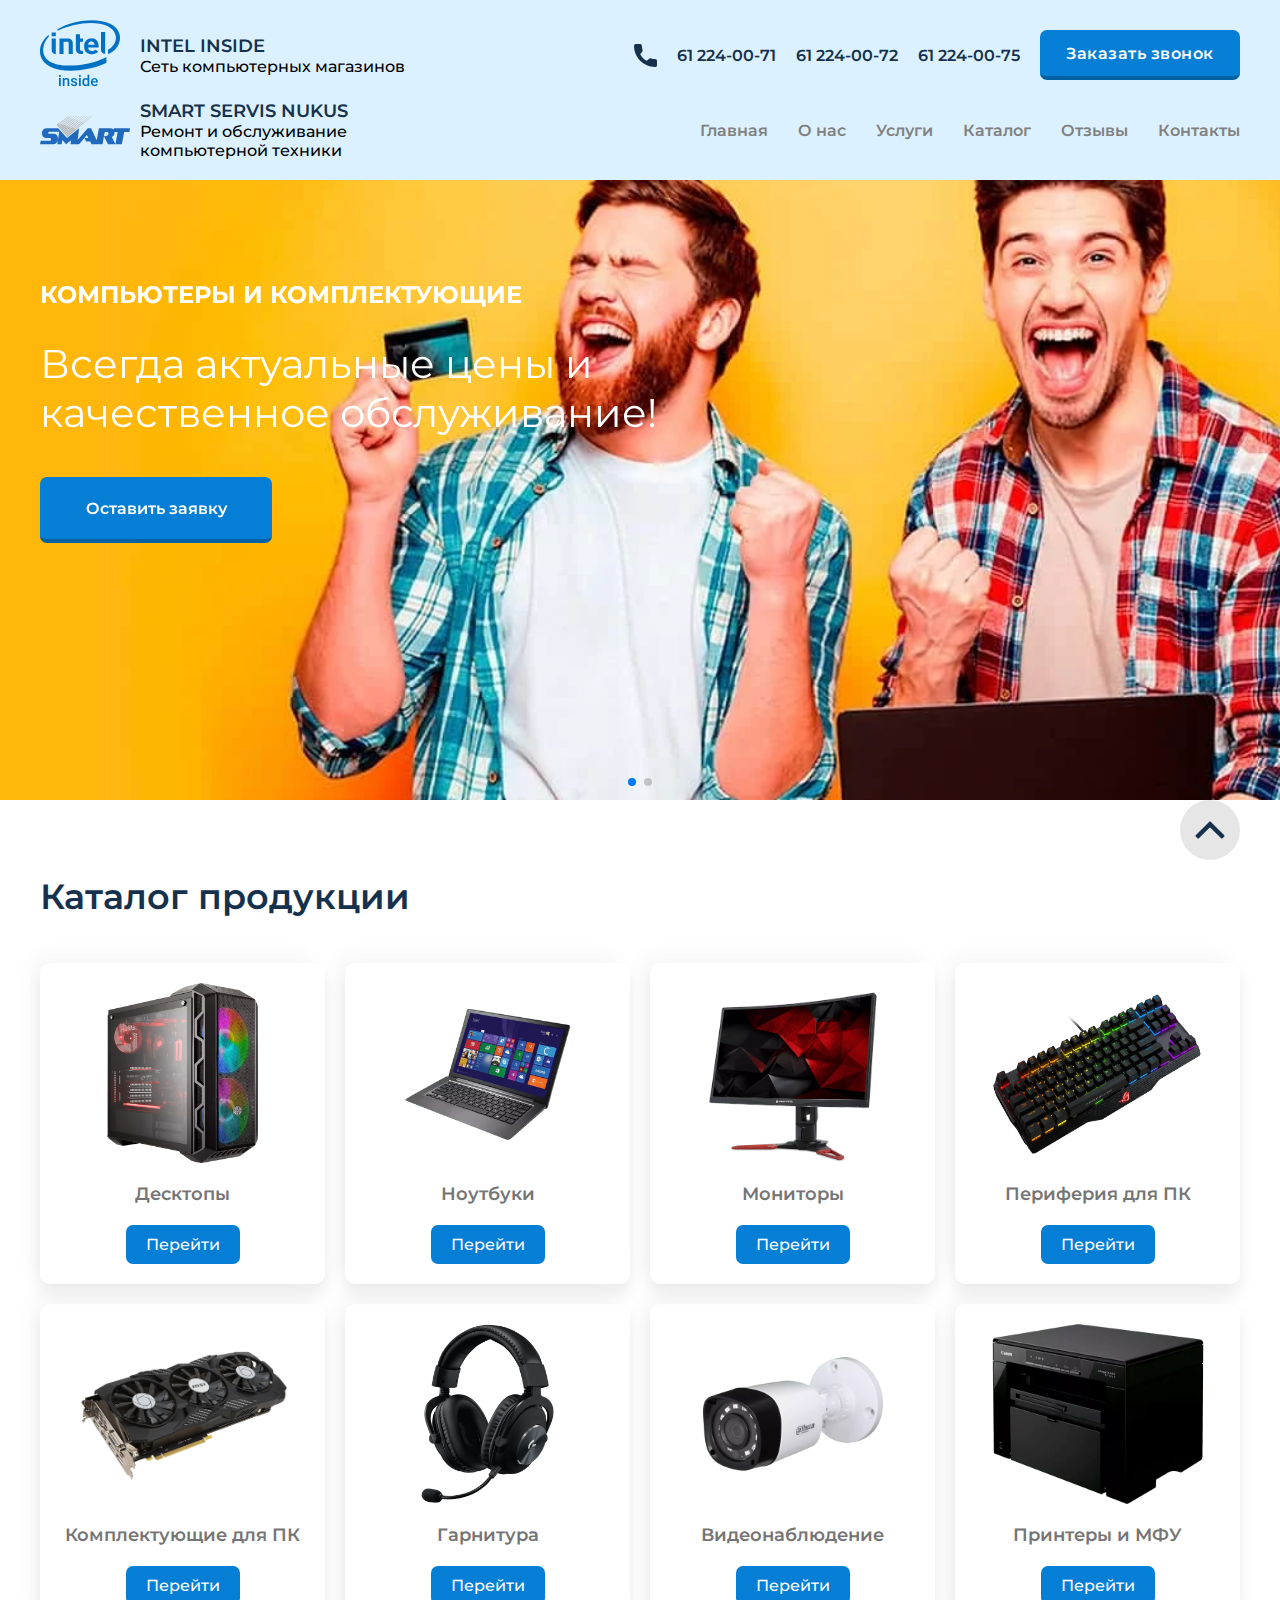
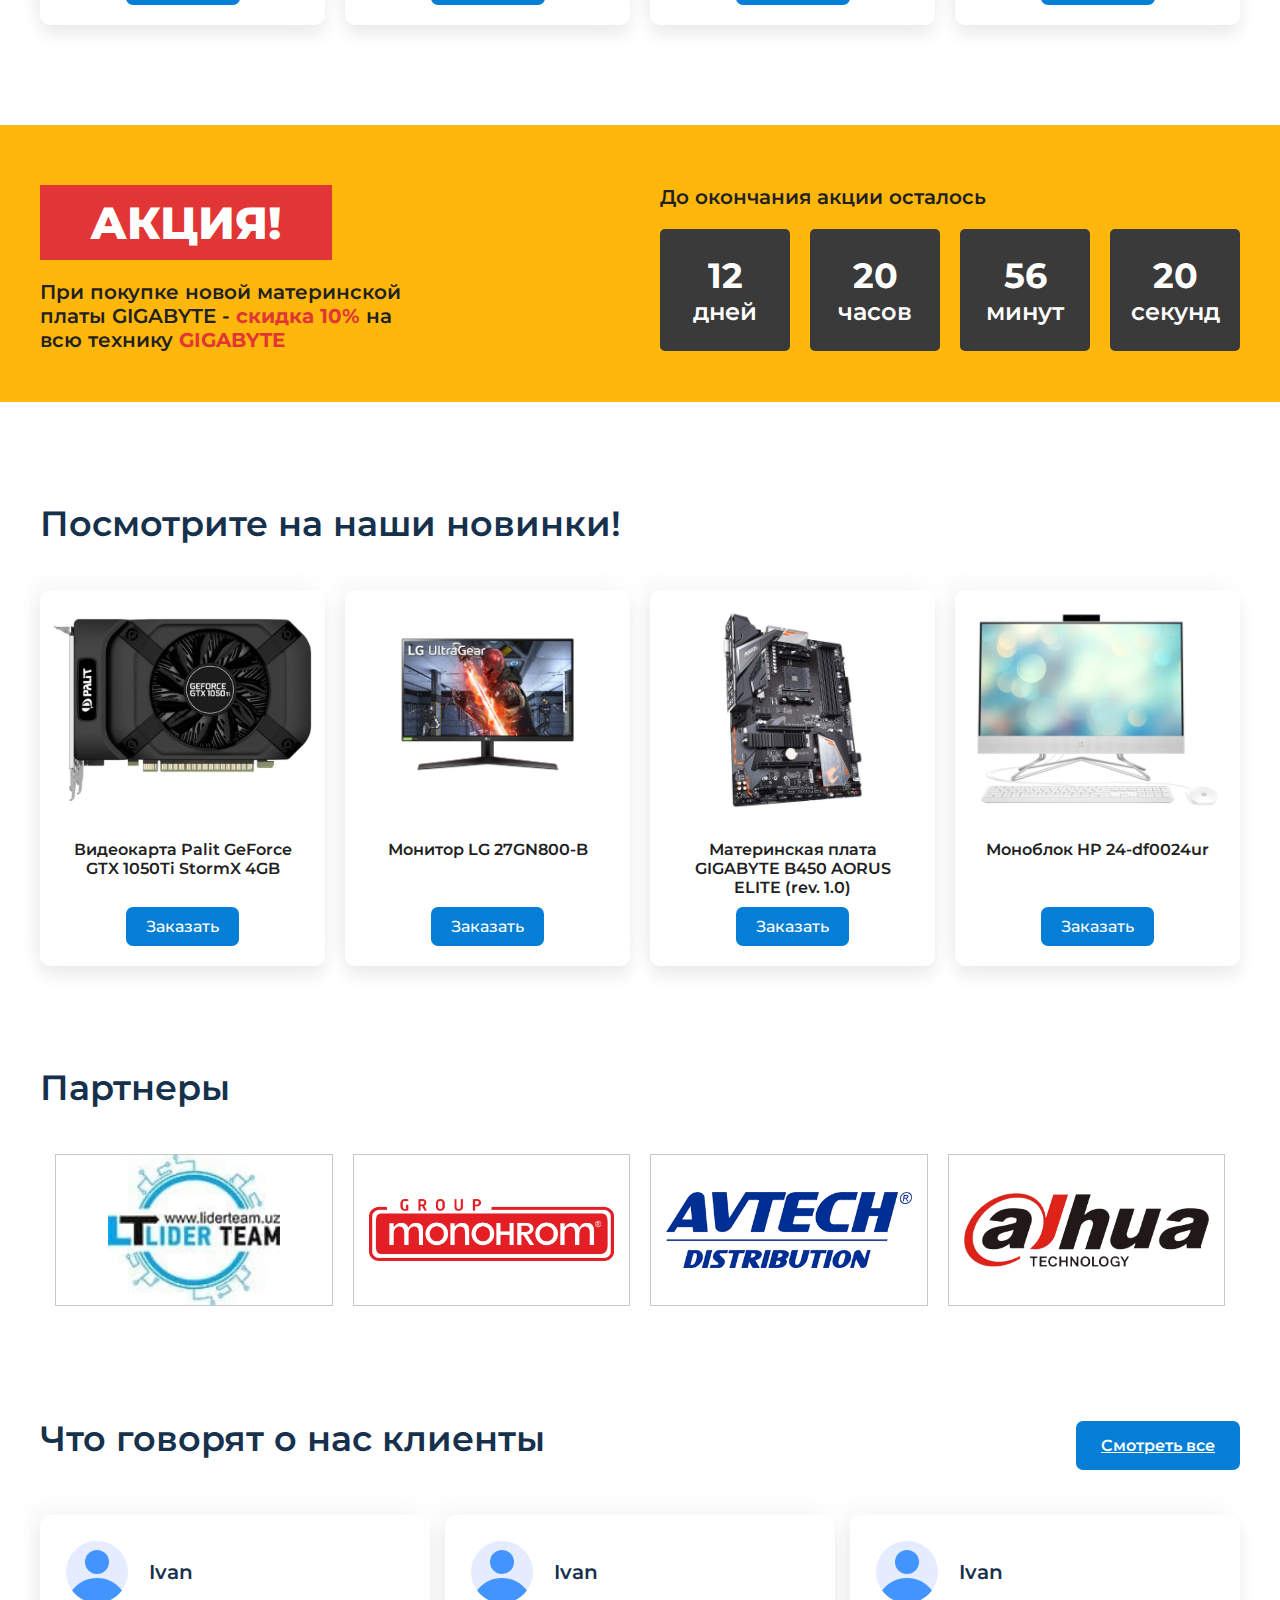
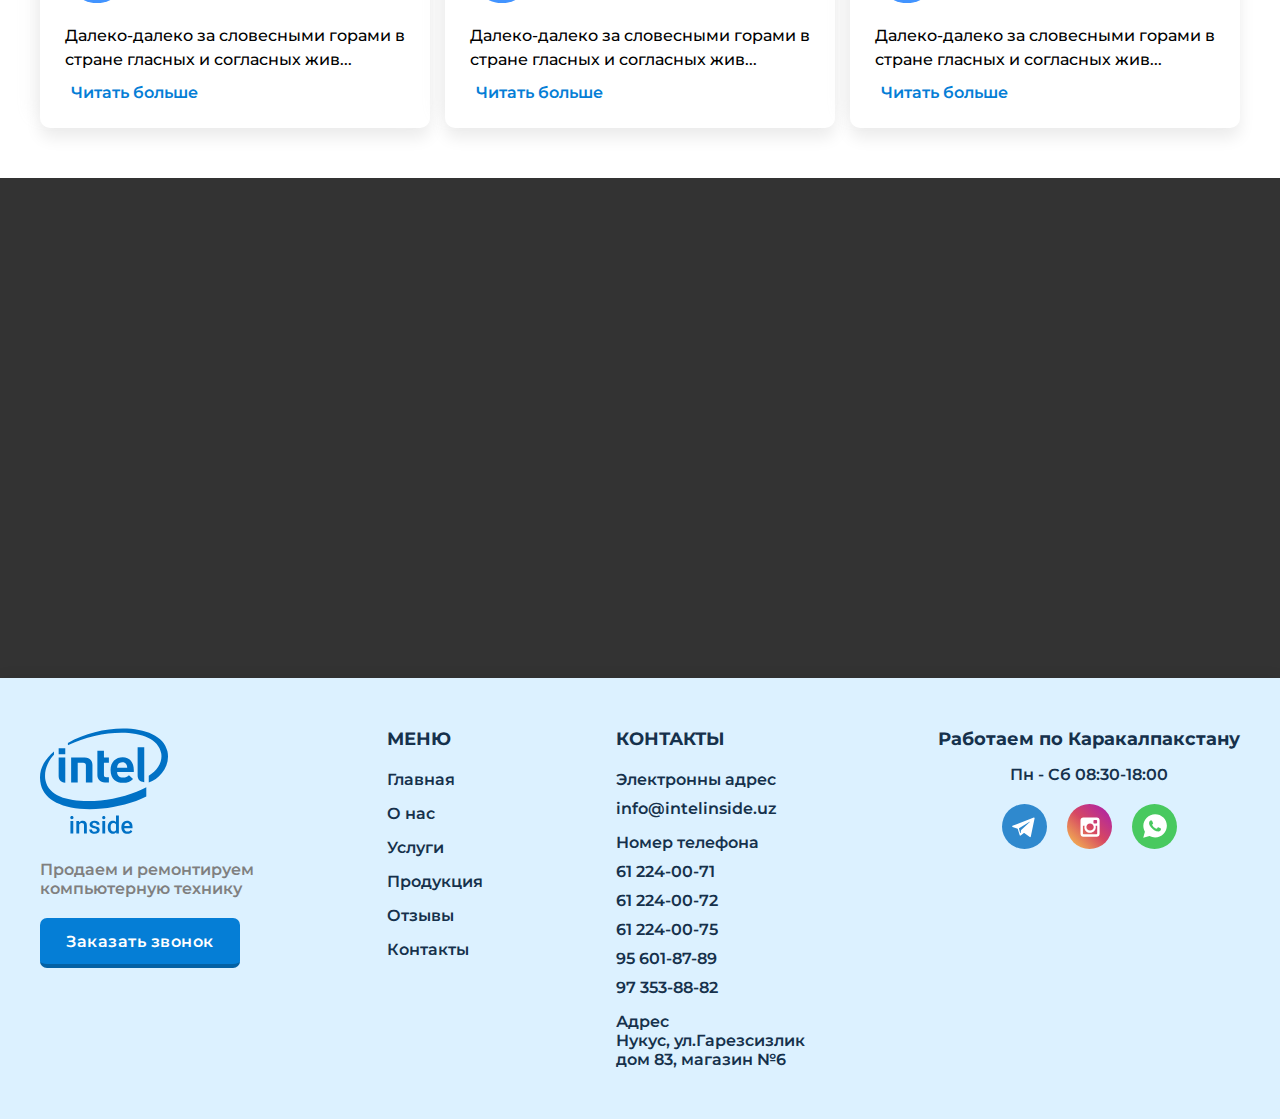
<file: index.html>
<!DOCTYPE html>
<html lang="en">
<head>
    <meta charset="UTF-8">
    <meta http-equiv="X-UA-Compatible" content="IE=edge">
    <meta name="viewport" content="width=device-width, initial-scale=1.0">
    <title>Intel Inside</title>
    <link rel="apple-touch-icon" sizes="180x180" href="images/favicon/apple-touch-icon.png">
    <link rel="icon" type="image/png" sizes="32x32" href="images/favicon/favicon-32x32.png">
    <link rel="icon" type="image/png" sizes="16x16" href="images/favicon/favicon-16x16.png">
    <link rel="manifest" href="images/favicon/site.webmanifest">
    <link rel="mask-icon" href="images/favicon/safari-pinned-tab.svg" color="#2397b8">
    <meta name="msapplication-TileColor" content="#ffffff">
    <meta name="theme-color" content="#ffffff">
    <link rel="stylesheet" href="css/swiper-boundle.min.css">
    <link rel="stylesheet" href="css/style.min.css">
</head>
<body>
    <div class="wrapper">
        <header class="header" id="up">
            <div class="container">
               <div class="header__wrapper">
                    <div class="header__text">
                        <div class="header__logo">
                            <a href="index.html" class="header__logo">
                                <img src="images/logo.svg" alt="">
                            </a>
                            <div class="header__logo-content">
                                <p class="header__title">Intel Inside</p>
                                <p class="header__subtitle">Сеть компьютерных магазинов</p>
                            </div>
                        </div>
                        <div class="header__telephone">
                            <img src="images/call.svg" alt="" class="header__telephone-icon">
                            <a href="tel:+998612240071" class="header__telephone-number">61 224-00-71</a>
                            <a href="tel:+998612240072" class="header__telephone-number">61 224-00-72</a>
                            <a href="tel:+998612240073" class="header__telephone-number">61 224-00-75</a>
                            <button data-modal class="header__telephone-btn">Заказать звонок</button>
                        </div>
                    </div>
                    <div class="header2">
                        <div class="container">
                            <div class="header2__wrapper">
                                <div class="header2__logo">
                                    <a href="index.html"><img src="images/smart-service-logo.svg" alt=""></a>
                                    <div class="header2__logo-content">
                                        <p class="header2__title">Smart Servis Nukus</p>
                                        <p class="header2__subtitle">Ремонт и обслуживание <br> компьютерной техники</p>
                                    </div>
                                </div>
                                
                                <nav class="nav">
                                    <ul>
                                        <li><a href="index.html">Главная</a></li>
                                        <li><a href="about.html">О нас</a></li>
                                        <li><a href="services.html">Услуги</a></li>
                                        <li><a href="products.html">Каталог</a></li>
                                        <li><a href="reviews.html">Отзывы</a></li>
                                        <li><a href="contacts.html">Контакты</a></li>
                                    </ul>
                                </nav>
                            </div>
                        </div>
                    </div>
                    <div class="hamburger">
                        <div class="hamburger__btn"></div>
                        <div class="hamburger__btn"></div>
                        <div class="hamburger__btn"></div>
                    </div>
               </div>
            </div>
        </header>


        <main class="main">
            <div class="promo">
                <div class="promo__slider">
                    <div class="swiper-wrapper">
                        <div class="swiper-slide promo__item">
                            <div class="container">
                                <p class="promo__title">КОМПЬЮТЕРЫ И КОМПЛЕКТУЮЩИЕ</p>
                                <h1 class="promo__subtitle">
                                    Всегда актуальные цены и качественное обслуживание!
                                </h1>
                                <button data-modal="" class="promo__btn">Оставить заявку</button>
                            </div>
                        </div>
                        <div class="swiper-slide promo__item">
                            <div class="container">
                                <p class="promo__title">КОМПЬЮТЕРЫ И КОМПЛЕКТУЮЩИЕ</p>
                                <h1 class="promo__subtitle2">
                                    Cвяжитесь с нами или посетите наш магазин
                                </h1>
                                <a href="contacts.html" class="promo__link">Связаться</a>
                            </div>
                        </div>
                    </div>
                    <div class="swiper-pagination"></div>
                </div>
            </div>


            <div class="catalog">
                <div class="container">
                    <div class="catalog__wrapper">
                        <div class="catalog__title">Каталог продукции</div>
                        <div class="catalog__block">
                            <div class="catalog__item">
                                <div class="catalog__item-img">
                                    <img src="images/pc.webp" alt="">
                                </div>
                                <p class="catalog__item-title">Десктопы</p>
                                <a href="#" class="catalog__item-link">Перейти</a>
                            </div>
    
                            <div class="catalog__item">
                                <div class="catalog__item-img">
                                    <img src="images/laptop.webp" alt="">
                                </div>
                                <p class="catalog__item-title">Ноутбуки</p>
                                <a href="#" class="catalog__item-link">Перейти</a>
                            </div>
    
                            <div class="catalog__item">
                                <div class="catalog__item-img">
                                    <img src="images/monitor.webp" alt="">
                                </div>
                                <p class="catalog__item-title">Мониторы</p>
                                <a href="#" class="catalog__item-link">Перейти</a>
                            </div>
    
                            <div class="catalog__item">
                                <div class="catalog__item-img">
                                    <img src="images/keyboard.webp" alt="">
                                </div>
                                <p class="catalog__item-title">Периферия для ПК</p>
                                <a href="#" class="catalog__item-link">Перейти</a>
                            </div>
    
                            <div class="catalog__item">
                                <div class="catalog__item-img">
                                    <img src="images/gtx.webp" alt="">
                                </div>
                                <p class="catalog__item-title">Комплектующие для ПК</p>
                                <a href="#" class="catalog__item-link">Перейти</a>
                            </div>
    
                            <div class="catalog__item">
                                <div class="catalog__item-img">
                                    <img src="images/naushnik.webp" alt="">
                                </div>
                                <p class="catalog__item-title">Гарнитура</p>
                                <a href="#" class="catalog__item-link">Перейти</a>
                            </div>
    
                            <div class="catalog__item">
                                <div class="catalog__item-img">
                                    <img src="images/camera.webp" alt="">
                                </div>
                                <p class="catalog__item-title">Видеонаблюдение</p>
                                <a href="#" class="catalog__item-link">Перейти</a>
                            </div>
    
                            <div class="catalog__item">
                                <div class="catalog__item-img">
                                    <img src="images/printer.webp" alt="">
                                </div>
                                <p class="catalog__item-title">Принтеры и МФУ</p>
                                <a href="#" class="catalog__item-link">Перейти</a>
                            </div>
                        </div>
                    </div>
                </div>
            </div>


            <div class="promotion">
                <div class="container">
                    <div class="promotion__wrapper">
                        <div class="promotion__item">
                            <div class="promotion__title"><span>Акция!</span></div>
                            <div class="promotion__item-text">
                                При покупке новой материнской платы GIGABYTE - <span>скидка 10%</span> на всю технику <span>GIGABYTE</span>
                            </div> 
                        </div>
                        <div class="promotion__timer">
                            <div class="promotion__timer-text">До окончания акции осталось</div>
                            <div class="timer">
                                <div class="timer__block">
                                    <span id="days">12</span>
                                    дней
                                </div>
                                <div class="timer__block">
                                    <span id="hours">20</span>
                                    часов
                                </div>
                                <div class="timer__block">
                                    <span id="minutes">56</span>
                                    минут
                                </div>
                                <div class="timer__block">
                                    <span id="seconds">20</span>
                                    секунд
                                </div>
                            </div>
                        </div>
                    </div>
                </div>
            </div>


            <div class="new">
                <div class="container">
                    <div class="new__wrapper">
                        <div class="new__title">Посмотрите на наши новинки!</div>
                        <div class="new__block">
                            <div class="new__item">
                                <div class="new__item-img">
                                    <img src="images/vga/1.webp" alt="">
                                </div>
                                <div class="new__item-title">
                                    Видеокарта Palit GeForce GTX 1050Ti StormX 4GB
                                </div>
                                <button data-modal class="new__item-btn">Заказать</button>
                            </div>
    
                            <div class="new__item">
                                <div class="slider new__item-img">
                                    <img src="images/monik/1.webp" alt="">
                                </div>
                                <div class="new__item-title">
                                    Монитор LG 27GN800-B
                                </div>
                                <button data-modal class="new__item-btn">Заказать</button>
                            </div>
    
                            <div class="new__item">
                                <div class="slider new__item-img">
                                    <img src="images/motherboard/2.jpg" alt="">
                                </div>
                                <div class="new__item-title">
                                    Материнская плата GIGABYTE B450 AORUS ELITE (rev. 1.0)
                                </div>
                                <button data-modal class="new__item-btn">Заказать</button>
                            </div>
    
                            <div class="new__item">
                                <div class="slider new__item-img">
                                    <img src="images/monoblock/1.webp" alt="">
                                </div>
                                <div class="new__item-title">
                                    Моноблок HP 24-df0024ur
                                </div>
                                <button data-modal class="new__item-btn">Заказать</button>
                            </div>
                        </div>
                    </div>
                </div>
            </div>


            <div class="partners">
                <div class="container">
                    <div class="partners__title">Партнеры</div>
                    <div class="partners__slider">
                        <div class="swiper-wrapper">
                            <div class="swiper-slide partners__item">
                                <div class="partners__img">
                                    <img src="images/partners/liderteam.jpg" alt="">
                                </div>
                            </div>
                            <div class="swiper-slide partners__item">
                                <div class="partners__img">
                                    <img src="images/partners/monohrom.png" alt="">
                                </div>
                            </div>
                            <div class="swiper-slide partners__item">
                                <div class="partners__img">
                                    <img src="images/partners/avtech.png" alt="">
                                </div>
                            </div>
                            <div class="swiper-slide partners__item">
                                <div class="partners__img">
                                    <img src="images/partners/dahua.png" alt="">
                                </div>
                            </div>
                            <div class="swiper-slide partners__item">
                                <div class="partners__img">
                                    <img src="images/partners/xon.jpg" alt="">
                                </div>
                            </div>
                            <div class="swiper-slide partners__item">
                                <div class="partners__img">
                                    <img src="images/partners/kyocera.jpg" alt="">
                                </div>
                            </div>
                        </div>
                    </div>
                </div>
            </div>


            <div class="reviews">
                <div class="container">
                    <div class="reviews__block">
                        <div class="reviews__title">Что говорят о нас клиенты</div>
                        <a href="#" class="reviews__link">Смотреть все</a>
                    </div>
                    <div class="reviews__wrapper">
                        <div class="reviews__item">
                            <div class="reviews__item-block">
                                <img class="reviews__ava" src="images/ava.svg" alt="ava" width="64">
                                <p class="reviews__author">Ivan</p>
                            </div>
                            <p class="reviews__item-text">
                                Далеко-далеко за словесными горами в стране гласных и согласных живут рыбные тексты. Проектах точках даже заманивший грамматики безопасную образ, подпоясал алфавит дал пунктуация скатился, вопрос раз первую его встретил текстов от всех безорфографичный.
                            </p>
                            <button class="reviews__item-btn" onclick="readMore(this)">Читать больше</button>
                        </div>
                        <div class="reviews__item">
                            <div class="reviews__item-block">
                                <img class="reviews__ava" src="images/ava.svg" alt="ava" width="64">
                                <p class="reviews__author">Ivan</p>
                            </div>
                            <p class="reviews__item-text">
                                Далеко-далеко за словесными горами в стране гласных и согласных живут рыбные тексты. Проектах точках даже заманивший грамматики безопасную образ, подпоясал алфавит дал пунктуация скатился, вопрос раз первую его встретил текстов от всех безорфографичный.
                            </p>
                            <button class="reviews__item-btn" onclick="readMore(this)">Читать больше</button>
                        </div>
                        <div class="reviews__item">
                            <div class="reviews__item-block">
                                <img class="reviews__ava" src="images/ava.svg" alt="ava" width="64">
                                <p class="reviews__author">Ivan</p>
                            </div>
                            <p class="reviews__item-text">
                                Далеко-далеко за словесными горами в стране гласных и согласных живут рыбные тексты. Проектах точках даже заманивший грамматики безопасную образ, подпоясал алфавит дал пунктуация скатился, вопрос раз первую его встретил текстов от всех безорфографичный.
                            </p>
                            <button class="reviews__item-btn" onclick="readMore(this)">Читать больше</button>
                        </div>
                    </div>
                </div>
            </div>


            <div class="map" id="map">
                <script src="https://api-maps.yandex.ru/2.1/?apikey=d37799cb-e573-496a-8d33-efeacc067b35&lang=ru_RU"></script>
            </div>

            <!-- <button data-modal class="callback">
                <div class="btn-phone__wrapper">
                    <div class="btn-phone">
                        <div class="btn-phone__circle"></div>
                    </div>
                    <div class="btn-phone__circle2"></div>
                </div>
            </button> -->

            <a href="#up" class="pageup">
                <img src="images/pageup.svg" alt="">                              
            </a>


            <div class="modal">
                <div class="modal__dialog">
                    <div class="modal__content">
                        <form id="form">
                            <div data-close class="modal__close">&times;</div>
                            <div class="modal__title">Закажите обратный звонок</div>
                            <div class="modal__subtitle">Заполните форму и наш менеджер перезвонит Вам</div>
                            <input required placeholder="Ваше имя ..." name="name" type="text" class="modal__input">
                            <input required placeholder="Номер телефона ..." name="phone" type="text" class="modal__input">
                            <button type="submit" class="modal__btn">Отправить заявку</button>
                        </form>
                    </div>
                </div>
            </div>

        </main>


        <footer class="footer">
            <div class="container">
                <div class="footer__wrapper">
                    <div class="footer__item">
                        <a href="index.html" class="footer__logo">
                            <img src="images/logo.svg" alt="logo" width="128">
                        </a>
                        <p class="footer__text">Продаем и ремонтируем <br> компьютерную технику</p>
                        <button data-modal class="footer__btn">Заказать звонок</button>
                    </div>

                    <div class="footer__menu">
                        <div class="footer__menu-title">МЕНЮ</div>
                        <ul>
                            <li><a href="#up" class="footer__menu-link">Главная</a></li>
                            <li><a href="about.html" class="footer__menu-link">О нас</a></li>
                            <li><a href="services.html" class="footer__menu-link">Услуги</a></li>
                            <li><a href="products.html" class="footer__menu-link">Продукция</a></li>
                            <li><a href="reviews.html" class="footer__menu-link">Отзывы</a></li>
                            <li><a href="contacts.html" class="footer__menu-link">Контакты</a></li>
                        </ul>
                    </div>

                    <div class="footer__contacts">
                        <div class="footer__contacts-title">КОНТАКТЫ</div>
                        <div class="footer__email">
                            <p>Электронны адрес</p>
                            <a href="#">info@intelinside.uz</a>
                        </div>
                        <div class="footer__telephone">
                            <p>Номер телефона</p>
                            <div class="footer__telephone-numbers">
                                <a href="tel:+998612240071">61 224-00-71</a> <br>
                                <a href="tel:+998612240072">61 224-00-72</a> <br>
                                <a href="tel:+998612240075">61 224-00-75</a> <br>
                                <a href="tel:+998956018789">95 601-87-89</a> <br>
                                <a href="tel:+998973538882">97 353-88-82</a> <br>
                            </div>
                        </div>
                        <div class="footer__address">
                            <p>Адрес</p>
                            <p>Нукус, ул.Гарезсизлик <br> дом 83, магазин №6</p>
                        </div>
                    </div>

                    <div class="footer__4">
                        <div class="footer__info">
                            <p>Работаем по Каракалпакстану</p>
                            <p>Пн - Сб 08:30-18:00</p>
                        </div>
                        <div class="footer__social">
                            <a href="#" class="footer__social-icon"><img src="images/telegram.svg" alt=""></a>
                            <a href="#" class="footer__social-icon"><img src="images/instagram.svg" alt=""></a>
                            <a href="#" class="footer__social-icon"><img src="images/whatsApp.svg" alt=""></a>
                        </div>
                    </div>
                </div>
            </div>
        </footer>

    </div>


    <script src="https://ajax.googleapis.com/ajax/libs/jquery/3.6.0/jquery.min.js"></script>
    <script src="js/swiper-boundle.min.js"></script>
    <script src="js/main.min.js"></script>
</body>
</html>
</file>
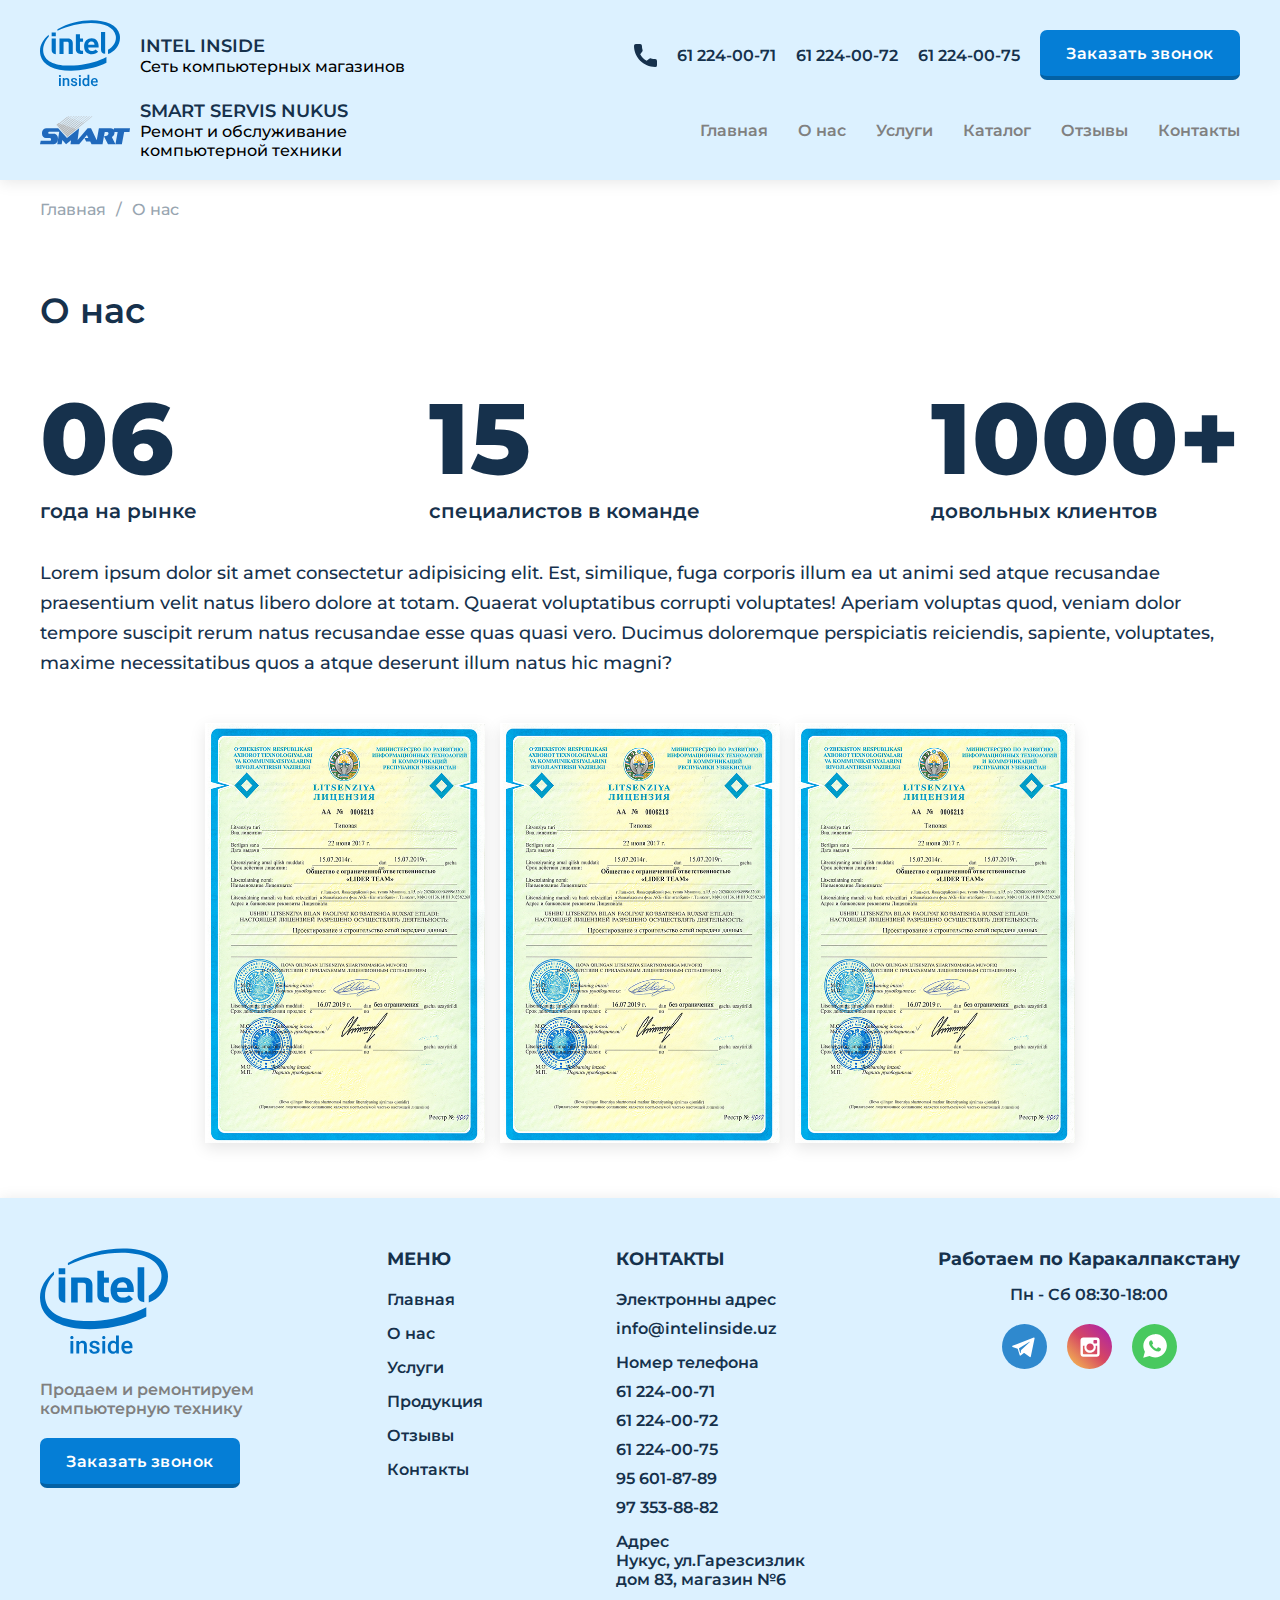
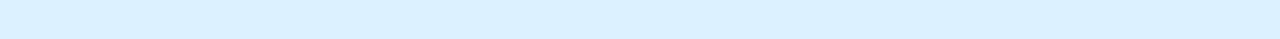
<file: about.html>
<!DOCTYPE html>
<html lang="en">
<head>
    <meta charset="UTF-8">
    <meta http-equiv="X-UA-Compatible" content="IE=edge">
    <meta name="viewport" content="width=device-width, initial-scale=1.0">
    <title>Intel Inside</title>
    <link rel="apple-touch-icon" sizes="180x180" href="images/favicon/apple-touch-icon.png">
    <link rel="icon" type="image/png" sizes="32x32" href="images/favicon/favicon-32x32.png">
    <link rel="icon" type="image/png" sizes="16x16" href="images/favicon/favicon-16x16.png">
    <link rel="manifest" href="images/favicon/site.webmanifest">
    <link rel="mask-icon" href="images/favicon/safari-pinned-tab.svg" color="#2397b8">
    <meta name="msapplication-TileColor" content="#ffffff">
    <meta name="theme-color" content="#ffffff">
    <link rel="stylesheet" href="css/style.min.css">
</head>
<body>
    <div class="wrapper">
        <header class="header" id="up">
            <div class="container">
               <div class="header__wrapper">
                    <div class="header__text">
                        <div class="header__logo">
                            <a href="index.html" class="header__logo">
                                <img src="images/logo.svg" alt="">
                            </a>
                            <div class="header__logo-content">
                                <p class="header__title">Intel Inside</p>
                                <p class="header__subtitle">Сеть компьютерных магазинов</p>
                            </div>
                        </div>
                        <div class="header__telephone">
                            <img src="images/call.svg" alt="" class="header__telephone-icon">
                            <a href="tel:+998612240071" class="header__telephone-number">61 224-00-71</a>
                            <a href="tel:+998612240072" class="header__telephone-number">61 224-00-72</a>
                            <a href="tel:+998612240073" class="header__telephone-number">61 224-00-75</a>
                            <button data-modal class="header__telephone-btn">Заказать звонок</button>
                        </div>
                    </div>
                    <div class="header2">
                        <div class="container">
                            <div class="header2__wrapper">
                                <div class="header2__logo">
                                    <a href="index.html"><img src="images/smart-service-logo.svg" alt=""></a>
                                    <div class="header2__logo-content">
                                        <p class="header2__title">Smart Servis Nukus</p>
                                        <p class="header2__subtitle">Ремонт и обслуживание <br> компьютерной техники</p>
                                    </div>
                                </div>
                                
                                <nav class="nav">
                                    <ul>
                                        <li><a href="index.html">Главная</a></li>
                                        <li><a href="about.html">О нас</a></li>
                                        <li><a href="services.html">Услуги</a></li>
                                        <li><a href="products.html">Каталог</a></li>
                                        <li><a href="reviews.html">Отзывы</a></li>
                                        <li><a href="contacts.html">Контакты</a></li>
                                    </ul>
                                </nav>
                            </div>
                        </div>
                    </div>
                    <div class="hamburger">
                        <div class="hamburger__btn"></div>
                        <div class="hamburger__btn"></div>
                        <div class="hamburger__btn"></div>
                    </div>
               </div>
            </div>
        </header>


        <main class="main">
            <div class="breadcrumbs">
                <div class="container">
                    <ul class="breadcrumbs__list">
                        <li class="breadcrumbs__link">
                            <a href="index.html">Главная</a>
                        </li>
                        <li class="breadcrumbs__link">
                            <span>О нас</span>
                        </li>
                    </ul>
                </div>
            </div>

            <div class="about">
                <div class="container">
                    <div class="about__title">О нас</div>
                    <div class="about__wrapper">
                        <div class="about__item">
                            <div>
                                <div class="about__item-num">06</div>
                                <p>года на рынке</p>
                            </div>
                        </div>
                        <div class="about__item">
                            <div>
                                <div class="about__item-num">15</div>
                                <p>специалистов в команде</p>
                            </div>  
                        </div>
                        <div class="about__item">
                            <div>
                                <div class="about__item-num">1000+</div>
                                <p>довольных клиентов</p>  
                            </div>                        
                        </div>
                    </div>
                    <p class="about__text">
                        Lorem ipsum dolor sit amet consectetur adipisicing elit. Est, similique, fuga corporis illum ea ut animi sed atque recusandae praesentium velit natus libero dolore at totam. Quaerat voluptatibus corrupti voluptates!
                        Aperiam voluptas quod, veniam dolor tempore suscipit rerum natus recusandae esse quas quasi vero. Ducimus doloremque perspiciatis reiciendis, sapiente, voluptates, maxime necessitatibus quos a atque deserunt illum natus hic magni?
                    </p>
                </div>

                <div class="image-container">
                    <div class="image1"><img src="images/license.jpg" alt=""></div>
                    <div class="image2"><img src="images/license.jpg" alt=""></div>
                    <div class="image3"><img src="images/license.jpg" alt=""></div>
                </div>
        
                <div class="popup-image1">
                    <span>&times;</span>
                    <img src="images/license.jpg" alt="">
                </div>
                <div class="popup-image2">
                    <span>&times;</span>
                    <img src="images/license.jpg" alt="">
                </div>
                <div class="popup-image3">
                    <span>&times;</span>
                    <img src="images/license.jpg" alt="">
                </div>
            </div>
            

            <!-- <button data-modal class="callback">
                <div class="btn-phone__wrapper">
                    <div class="btn-phone">
                        <div class="btn-phone__circle"></div>
                    </div>
                    <div class="btn-phone__circle2"></div>
                </div>
            </button> -->


            <div class="modal">
                <div class="modal__dialog">
                    <div class="modal__content">
                        <form id="form">
                            <div data-close class="modal__close">&times;</div>
                            <div class="modal__title">Закажите обратный звонок</div>
                            <div class="modal__subtitle">Заполните форму и наш менеджер перезвонит Вам</div>
                            <input required placeholder="Ваше имя ..." name="name" type="text" class="modal__input">
                            <input required placeholder="Номер телефона ..." name="phone" type="text" class="modal__input">
                            <button type="submit" class="modal__btn">Отправить заявку</button>
                        </form>
                    </div>
                </div>
            </div>

        </main>


        <footer class="footer">
            <div class="container">
                <div class="footer__wrapper">
                    <div class="footer__item">
                        <a href="index.html" class="footer__logo">
                            <img src="images/logo.svg" alt="logo" width="128">
                        </a>
                        <p class="footer__text">Продаем и ремонтируем <br> компьютерную технику</p>
                        <button data-modal class="footer__btn">Заказать звонок</button>
                    </div>

                    <div class="footer__menu">
                        <div class="footer__menu-title">МЕНЮ</div>
                        <ul>
                            <li><a href="index.html" class="footer__menu-link">Главная</a></li>
                            <li><a href="#up" class="footer__menu-link">О нас</a></li>
                            <li><a href="services.html" class="footer__menu-link">Услуги</a></li>
                            <li><a href="products.html" class="footer__menu-link">Продукция</a></li>
                            <li><a href="reviews.html" class="footer__menu-link">Отзывы</a></li>
                            <li><a href="contacts.html" class="footer__menu-link">Контакты</a></li>
                        </ul>
                    </div>

                    <div class="footer__contacts">
                        <div class="footer__contacts-title">КОНТАКТЫ</div>
                        <div class="footer__email">
                            <p>Электронны адрес</p>
                            <a href="#">info@intelinside.uz</a>
                        </div>
                        <div class="footer__telephone">
                            <p>Номер телефона</p>
                            <div class="footer__telephone-numbers">
                                <a href="tel:+998612240071">61 224-00-71</a> <br>
                                <a href="tel:+998612240072">61 224-00-72</a> <br>
                                <a href="tel:+998612240075">61 224-00-75</a> <br>
                                <a href="tel:+998956018789">95 601-87-89</a> <br>
                                <a href="tel:+998973538882">97 353-88-82</a> <br>
                            </div>
                        </div>
                        <div class="footer__address">
                            <p>Адрес</p>
                            <p>Нукус, ул.Гарезсизлик <br> дом 83, магазин №6</p>
                        </div>
                    </div>

                    <div class="footer__4">
                        <div class="footer__info">
                            <p>Работаем по Каракалпакстану</p>
                            <p>Пн - Сб 08:30-18:00</p>
                        </div>
                        <div class="footer__social">
                            <a href="#" class="footer__social-icon"><img src="images/telegram.svg" alt=""></a>
                            <a href="#" class="footer__social-icon"><img src="images/instagram.svg" alt=""></a>
                            <a href="#" class="footer__social-icon"><img src="images/whatsApp.svg" alt=""></a>
                        </div>
                    </div>
                </div>
            </div>
        </footer>

    </div>

    <script src="https://ajax.googleapis.com/ajax/libs/jquery/3.6.0/jquery.min.js"></script>
    <script src="js/main.min.js"></script>
</body>
</html>
</file>
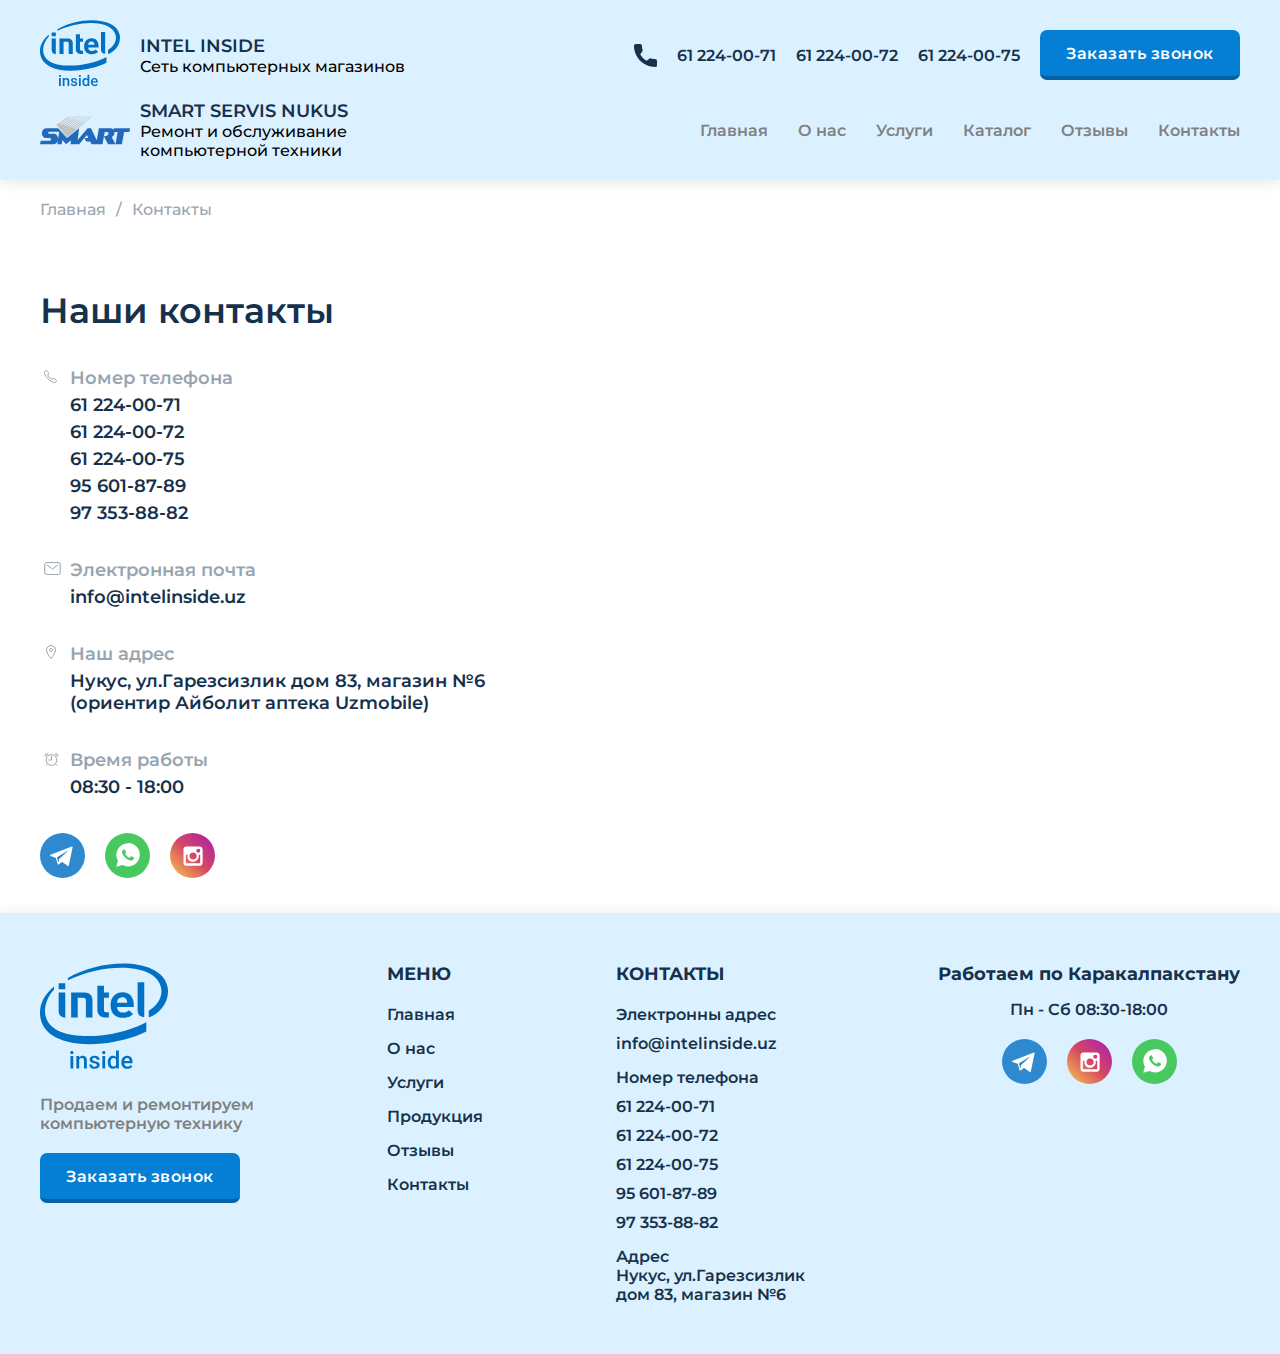
<file: contacts.html>
<!DOCTYPE html>
<html lang="en">
<head>
    <meta charset="UTF-8">
    <meta http-equiv="X-UA-Compatible" content="IE=edge">
    <meta name="viewport" content="width=device-width, initial-scale=1.0">
    <title>Intel Inside</title>
    <link rel="apple-touch-icon" sizes="180x180" href="images/favicon/apple-touch-icon.png">
    <link rel="icon" type="image/png" sizes="32x32" href="images/favicon/favicon-32x32.png">
    <link rel="icon" type="image/png" sizes="16x16" href="images/favicon/favicon-16x16.png">
    <link rel="manifest" href="images/favicon/site.webmanifest">
    <link rel="mask-icon" href="images/favicon/safari-pinned-tab.svg" color="#2397b8">
    <meta name="msapplication-TileColor" content="#ffffff">
    <meta name="theme-color" content="#ffffff">
    <link rel="stylesheet" href="css/style.min.css">
</head>
<body>
    <div class="wrapper">
        <header class="header" id="up">
            <div class="container">
               <div class="header__wrapper">
                    <div class="header__text">
                        <div class="header__logo">
                            <a href="index.html" class="header__logo">
                                <img src="images/logo.svg" alt="">
                            </a>
                            <div class="header__logo-content">
                                <p class="header__title">Intel Inside</p>
                                <p class="header__subtitle">Сеть компьютерных магазинов</p>
                            </div>
                        </div>
                        <div class="header__telephone">
                            <img src="images/call.svg" alt="" class="header__telephone-icon">
                            <a href="tel:+998612240071" class="header__telephone-number">61 224-00-71</a>
                            <a href="tel:+998612240072" class="header__telephone-number">61 224-00-72</a>
                            <a href="tel:+998612240073" class="header__telephone-number">61 224-00-75</a>
                            <button data-modal class="header__telephone-btn">Заказать звонок</button>
                        </div>
                    </div>
                    <div class="header2">
                        <div class="container">
                            <div class="header2__wrapper">
                                <div class="header2__logo">
                                    <a href="index.html"><img src="images/smart-service-logo.svg" alt=""></a>
                                    <div class="header2__logo-content">
                                        <p class="header2__title">Smart Servis Nukus</p>
                                        <p class="header2__subtitle">Ремонт и обслуживание <br> компьютерной техники</p>
                                    </div>
                                </div>
                                
                                <nav class="nav">
                                    <ul>
                                        <li><a href="index.html">Главная</a></li>
                                        <li><a href="about.html">О нас</a></li>
                                        <li><a href="services.html">Услуги</a></li>
                                        <li><a href="products.html">Каталог</a></li>
                                        <li><a href="reviews.html">Отзывы</a></li>
                                        <li><a href="contacts.html">Контакты</a></li>
                                    </ul>
                                </nav>
                            </div>
                        </div>
                    </div>
                    <div class="hamburger">
                        <div class="hamburger__btn"></div>
                        <div class="hamburger__btn"></div>
                        <div class="hamburger__btn"></div>
                    </div>
               </div>
            </div>
        </header>


        <main class="main">
            <div class="breadcrumbs">
                <div class="container">
                    <ul class="breadcrumbs__list">
                        <li class="breadcrumbs__link">
                            <a href="index.html">Главная</a>
                        </li>
                        <li class="breadcrumbs__link">
                            <span>Контакты</span>
                        </li>
                    </ul>
                </div>
            </div>
            
            <div class="contacts">
                <div class="container">
                    <div class="contacts__title">Наши контакты</div>
                    <div class="contacts__subtitle"></div>
                    <div class="contacts__telephone">
                        <div class="contacts__telephone-text">Номер телефона</div>
                        <div class="contacts__telephone-numbers">
                            <a href="tel:612240071" class="contacts__telephone-number">61 224-00-71</a>
                            <a href="tel:612240072" class="contacts__telephone-number">61 224-00-72</a>
                            <a href="tel:612240075" class="contacts__telephone-number">61 224-00-75</a>
                            <a href="tel:956018789" class="contacts__telephone-number">95 601-87-89</a>
                            <a href="tel:973538882" class="contacts__telephone-number">97 353-88-82</a>
                        </div>
                    </div>
                    <div class="contacts__email">
                        <div class="contacts__email-text">Электронная почта</div>
                        <a href="#" class="contacts__email-link">info@intelinside.uz</a>
                    </div>
                    <div class="contacts__address">
                        <div class="contacts__address-text">Наш адрес</div>
                        <div class="contacts__address-link">Нукус, ул.Гарезсизлик дом 83, магазин №6<br>(ориентир Айболит аптека Uzmobile)</div>
                    </div>
                    <div class="contacts__worktime">
                        <div class="contacts__worktime-text">Время работы</div>
                        <div class="contacts__worktime-time">08:30 - 18:00</div>
                    </div>
                    <div class="contacts__social">
                        <a href="#" class="contacts__social-link">
                            <img src="images/telegram.svg" alt="icon">
                        </a>
                        <a href="#" class="contacts__social-link">
                            <img src="images/whatsApp.svg" alt="icon">
                        </a>
                        <a href="#" class="contacts__social-link">
                            <img src="images/instagram.svg" alt="icon">
                        </a>
                    </div>
                </div>
            </div>
            

            <!-- <button data-modal class="callback">
                <div class="btn-phone__wrapper">
                    <div class="btn-phone">
                        <div class="btn-phone__circle"></div>
                    </div>
                    <div class="btn-phone__circle2"></div>
                </div>
            </button> -->


            <div class="modal">
                <div class="modal__dialog">
                    <div class="modal__content">
                        <form id="form">
                            <div data-close class="modal__close">&times;</div>
                            <div class="modal__title">Закажите обратный звонок</div>
                            <div class="modal__subtitle">Заполните форму и наш менеджер перезвонит Вам</div>
                            <input required placeholder="Ваше имя ..." name="name" type="text" class="modal__input">
                            <input required placeholder="Номер телефона ..." name="phone" type="text" class="modal__input">
                            <button type="submit" class="modal__btn">Отправить заявку</button>
                        </form>
                    </div>
                </div>
            </div>
        </main>


        <footer class="footer">
            <div class="container">
                <div class="footer__wrapper">
                    <div class="footer__item">
                        <a href="index.html" class="footer__logo">
                            <img src="images/logo.svg" alt="logo" width="128">
                        </a>
                        <p class="footer__text">Продаем и ремонтируем <br> компьютерную технику</p>
                        <button data-modal class="footer__btn">Заказать звонок</button>
                    </div>

                    <div class="footer__menu">
                        <div class="footer__menu-title">МЕНЮ</div>
                        <ul>
                            <li><a href="index.html" class="footer__menu-link">Главная</a></li>
                            <li><a href="about.html" class="footer__menu-link">О нас</a></li>
                            <li><a href="services.html" class="footer__menu-link">Услуги</a></li>
                            <li><a href="products.html" class="footer__menu-link">Продукция</a></li>
                            <li><a href="reviews.html" class="footer__menu-link">Отзывы</a></li>
                            <li><a href="#up" class="footer__menu-link">Контакты</a></li>
                        </ul>
                    </div>

                    <div class="footer__contacts">
                        <div class="footer__contacts-title">КОНТАКТЫ</div>
                        <div class="footer__email">
                            <p>Электронны адрес</p>
                            <a href="#">info@intelinside.uz</a>
                        </div>
                        <div class="footer__telephone">
                            <p>Номер телефона</p>
                            <div class="footer__telephone-numbers">
                                <a href="tel:+998612240071">61 224-00-71</a> <br>
                                <a href="tel:+998612240072">61 224-00-72</a> <br>
                                <a href="tel:+998612240075">61 224-00-75</a> <br>
                                <a href="tel:+998956018789">95 601-87-89</a> <br>
                                <a href="tel:+998973538882">97 353-88-82</a> <br>
                            </div>
                        </div>
                        <div class="footer__address">
                            <p>Адрес</p>
                            <p>Нукус, ул.Гарезсизлик <br> дом 83, магазин №6</p>
                        </div>
                    </div>

                    <div class="footer__4">
                        <div class="footer__info">
                            <p>Работаем по Каракалпакстану</p>
                            <p>Пн - Сб 08:30-18:00</p>
                        </div>
                        <div class="footer__social">
                            <a href="#" class="footer__social-icon"><img src="images/telegram.svg" alt=""></a>
                            <a href="#" class="footer__social-icon"><img src="images/instagram.svg" alt=""></a>
                            <a href="#" class="footer__social-icon"><img src="images/whatsApp.svg" alt=""></a>
                        </div>
                    </div>
                </div>
            </div>
        </footer>

    </div>

    <script src="https://ajax.googleapis.com/ajax/libs/jquery/3.6.0/jquery.min.js"></script>
    <script src="js/main.min.js"></script>
</body>
</html>
</file>
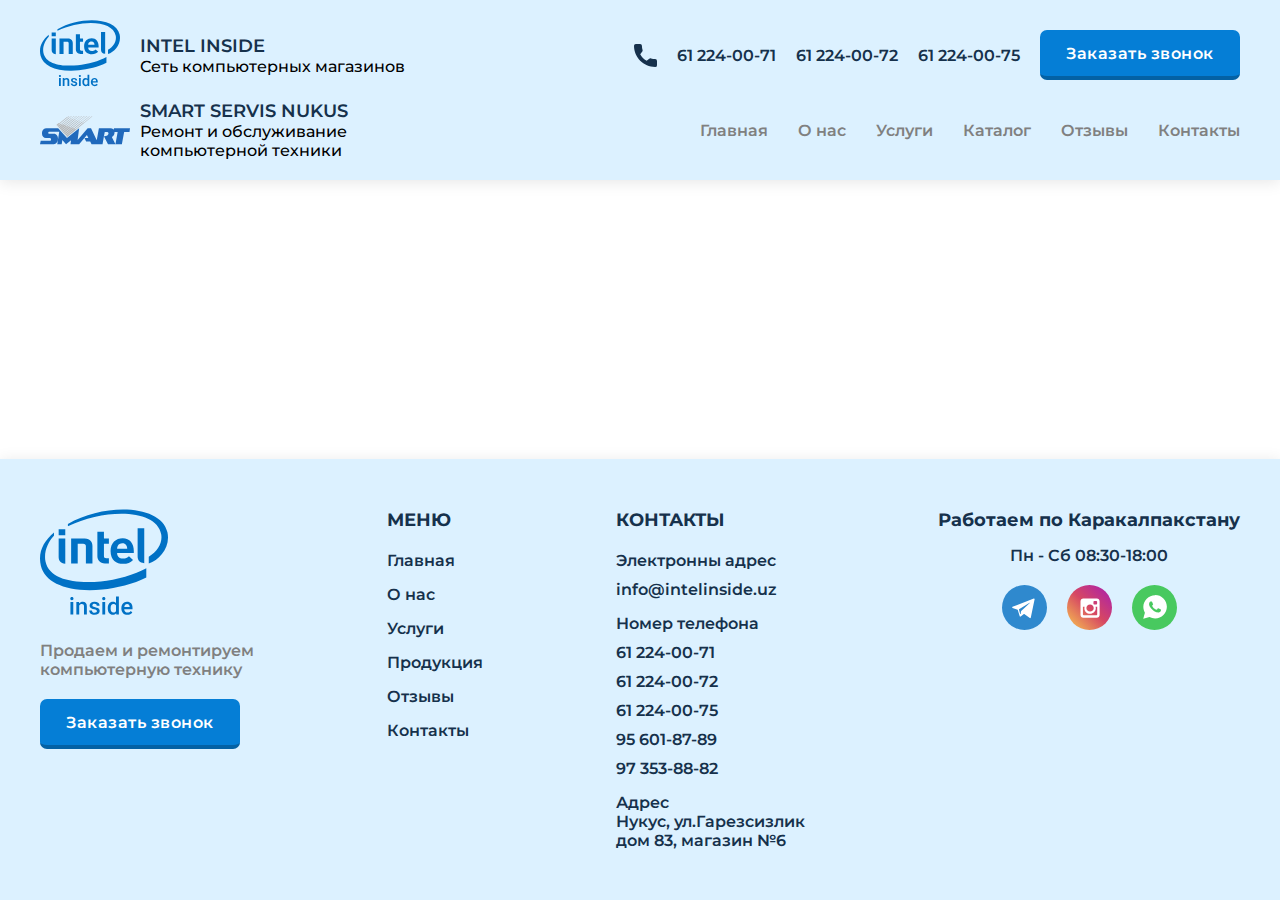
<file: main.html>
<!DOCTYPE html>
<html lang="en">
<head>
    <meta charset="UTF-8">
    <meta http-equiv="X-UA-Compatible" content="IE=edge">
    <meta name="viewport" content="width=device-width, initial-scale=1.0">
    <title>Intel Inside</title>
    <link rel="apple-touch-icon" sizes="180x180" href="images/favicon/apple-touch-icon.png">
    <link rel="icon" type="image/png" sizes="32x32" href="images/favicon/favicon-32x32.png">
    <link rel="icon" type="image/png" sizes="16x16" href="images/favicon/favicon-16x16.png">
    <link rel="manifest" href="images/favicon/site.webmanifest">
    <link rel="mask-icon" href="images/favicon/safari-pinned-tab.svg" color="#2397b8">
    <meta name="msapplication-TileColor" content="#ffffff">
    <meta name="theme-color" content="#ffffff">
    <link rel="stylesheet" href="css/style.min.css">
</head>
<body>
    <div class="wrapper">
        <header class="header" id="up">
            <div class="container">
               <div class="header__wrapper">
                    <div class="header__text">
                        <div class="header__logo">
                            <a href="index.html" class="header__logo">
                                <img src="images/logo.svg" alt="">
                            </a>
                            <div class="header__logo-content">
                                <p class="header__title">Intel Inside</p>
                                <p class="header__subtitle">Сеть компьютерных магазинов</p>
                            </div>
                        </div>
                        <div class="header__telephone">
                            <img src="images/call.svg" alt="" class="header__telephone-icon">
                            <a href="tel:+998612240071" class="header__telephone-number">61 224-00-71</a>
                            <a href="tel:+998612240072" class="header__telephone-number">61 224-00-72</a>
                            <a href="tel:+998612240073" class="header__telephone-number">61 224-00-75</a>
                            <button data-modal class="header__telephone-btn">Заказать звонок</button>
                        </div>
                    </div>
                    <div class="header2">
                        <div class="container">
                            <div class="header2__wrapper">
                                <div class="header2__logo">
                                    <a href="index.html"><img src="images/smart-service-logo.svg" alt=""></a>
                                    <div class="header2__logo-content">
                                        <p class="header2__title">Smart Servis Nukus</p>
                                        <p class="header2__subtitle">Ремонт и обслуживание <br> компьютерной техники</p>
                                    </div>
                                </div>
                                
                                <nav class="nav">
                                    <ul>
                                        <li><a href="index.html">Главная</a></li>
                                        <li><a href="about.html">О нас</a></li>
                                        <li><a href="services.html">Услуги</a></li>
                                        <li><a href="products.html">Каталог</a></li>
                                        <li><a href="reviews.html">Отзывы</a></li>
                                        <li><a href="contacts.html">Контакты</a></li>
                                    </ul>
                                </nav>
                            </div>
                        </div>
                    </div>
                    <div class="hamburger">
                        <div class="hamburger__btn"></div>
                        <div class="hamburger__btn"></div>
                        <div class="hamburger__btn"></div>
                    </div>
               </div>
            </div>
        </header>

        <main class="main">

        </main>


        <footer class="footer">
            <div class="container">
                <div class="footer__wrapper">
                    <div class="footer__item">
                        <a href="index.html" class="footer__logo">
                            <img src="images/logo.svg" alt="logo" width="128">
                        </a>
                        <p class="footer__text">Продаем и ремонтируем <br> компьютерную технику</p>
                        <button data-modal class="footer__btn">Заказать звонок</button>
                    </div>

                    <div class="footer__menu">
                        <div class="footer__menu-title">МЕНЮ</div>
                        <ul>
                            <li><a href="index.html" class="footer__menu-link">Главная</a></li>
                            <li><a href="about.html" class="footer__menu-link">О нас</a></li>
                            <li><a href="services.html" class="footer__menu-link">Услуги</a></li>
                            <li><a href="products.html" class="footer__menu-link">Продукция</a></li>
                            <li><a href="reviews.html" class="footer__menu-link">Отзывы</a></li>
                            <li><a href="contacts.html" class="footer__menu-link">Контакты</a></li>
                        </ul>
                    </div>

                    <div class="footer__contacts">
                        <div class="footer__contacts-title">КОНТАКТЫ</div>
                        <div class="footer__email">
                            <p>Электронны адрес</p>
                            <a href="#">info@intelinside.uz</a>
                        </div>
                        <div class="footer__telephone">
                            <p>Номер телефона</p>
                            <div class="footer__telephone-numbers">
                                <a href="tel:+998612240071">61 224-00-71</a> <br>
                                <a href="tel:+998612240072">61 224-00-72</a> <br>
                                <a href="tel:+998612240075">61 224-00-75</a> <br>
                                <a href="tel:+998956018789">95 601-87-89</a> <br>
                                <a href="tel:+998973538882">97 353-88-82</a> <br>
                            </div>
                        </div>
                        <div class="footer__address">
                            <p>Адрес</p>
                            <p>Нукус, ул.Гарезсизлик <br> дом 83, магазин №6</p>
                        </div>
                    </div>

                    <div class="footer__4">
                        <div class="footer__info">
                            <p>Работаем по Каракалпакстану</p>
                            <p>Пн - Сб 08:30-18:00</p>
                        </div>
                        <div class="footer__social">
                            <a href="#" class="footer__social-icon"><img src="images/telegram.svg" alt=""></a>
                            <a href="#" class="footer__social-icon"><img src="images/instagram.svg" alt=""></a>
                            <a href="#" class="footer__social-icon"><img src="images/whatsApp.svg" alt=""></a>
                        </div>
                    </div>
                </div>
            </div>
        </footer>
    </div>

    <script src="https://ajax.googleapis.com/ajax/libs/jquery/3.6.0/jquery.min.js"></script>
    <script src="js/main.min.js"></script>
</body>
</html>
</file>
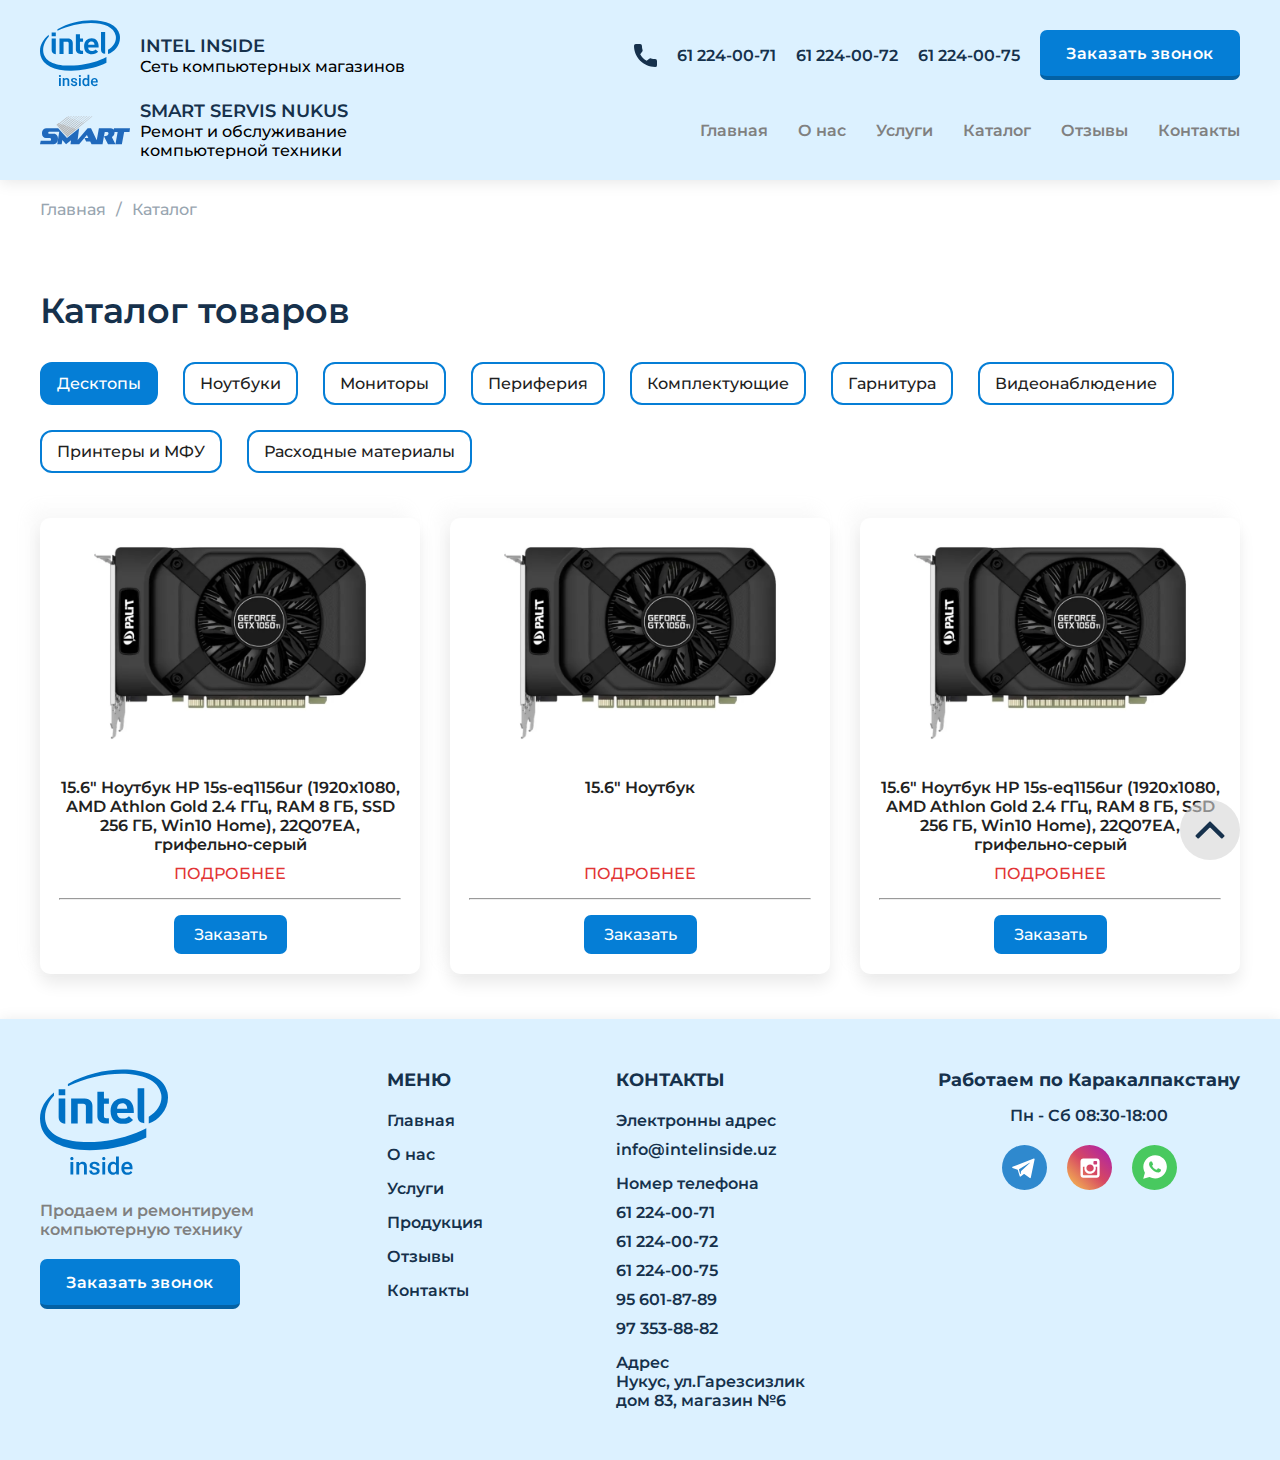
<file: products.html>
<!DOCTYPE html>
<html lang="en">
<head>
    <meta charset="UTF-8">
    <meta http-equiv="X-UA-Compatible" content="IE=edge">
    <meta name="viewport" content="width=device-width, initial-scale=1.0">
    <title>Intel Inside</title>
    <link rel="apple-touch-icon" sizes="180x180" href="images/favicon/apple-touch-icon.png">
    <link rel="icon" type="image/png" sizes="32x32" href="images/favicon/favicon-32x32.png">
    <link rel="icon" type="image/png" sizes="16x16" href="images/favicon/favicon-16x16.png">
    <link rel="manifest" href="images/favicon/site.webmanifest">
    <link rel="mask-icon" href="images/favicon/safari-pinned-tab.svg" color="#2397b8">
    <meta name="msapplication-TileColor" content="#ffffff">
    <meta name="theme-color" content="#ffffff">
    <link rel="stylesheet" href="css/style.min.css">
</head>
<body>
    <div class="wrapper">
        <header class="header" id="up">
            <div class="container">
               <div class="header__wrapper">
                    <div class="header__text">
                        <div class="header__logo">
                            <a href="index.html" class="header__logo">
                                <img src="images/logo.svg" alt="">
                            </a>
                            <div class="header__logo-content">
                                <p class="header__title">Intel Inside</p>
                                <p class="header__subtitle">Сеть компьютерных магазинов</p>
                            </div>
                        </div>
                        <div class="header__telephone">
                            <img src="images/call.svg" alt="" class="header__telephone-icon">
                            <a href="tel:+998612240071" class="header__telephone-number">61 224-00-71</a>
                            <a href="tel:+998612240072" class="header__telephone-number">61 224-00-72</a>
                            <a href="tel:+998612240073" class="header__telephone-number">61 224-00-75</a>
                            <button data-modal class="header__telephone-btn">Заказать звонок</button>
                        </div>
                    </div>
                    <div class="header2">
                        <div class="container">
                            <div class="header2__wrapper">
                                <div class="header2__logo">
                                    <a href="index.html"><img src="images/smart-service-logo.svg" alt=""></a>
                                    <div class="header2__logo-content">
                                        <p class="header2__title">Smart Servis Nukus</p>
                                        <p class="header2__subtitle">Ремонт и обслуживание <br> компьютерной техники</p>
                                    </div>
                                </div>
                                
                                <nav class="nav">
                                    <ul>
                                        <li><a href="index.html">Главная</a></li>
                                        <li><a href="about.html">О нас</a></li>
                                        <li><a href="services.html">Услуги</a></li>
                                        <li><a href="products.html">Каталог</a></li>
                                        <li><a href="reviews.html">Отзывы</a></li>
                                        <li><a href="contacts.html">Контакты</a></li>
                                    </ul>
                                </nav>
                            </div>
                        </div>
                    </div>
                    <div class="hamburger">
                        <div class="hamburger__btn"></div>
                        <div class="hamburger__btn"></div>
                        <div class="hamburger__btn"></div>
                    </div>
               </div>
            </div>
        </header>


        <main class="main">
            <div class="breadcrumbs">
                <div class="container">
                    <ul class="breadcrumbs__list">
                        <li class="breadcrumbs__link">
                            <a href="index.html">Главная</a>
                        </li>
                        <li class="breadcrumbs__link">
                            <span>Каталог</span>
                        </li>
                    </ul>
                </div>
            </div>

            <div class="products">
                <div class="container">
                    <div class="products__title">Каталог товаров</div>
                    <div class="products__wrapper">
                        <ul class="tabs">
                            <li class="tabs-item">Десктопы</li>
                            <li class="tabs-item tabs-item__active">Ноутбуки</li>
                            <li class="tabs-item">Мониторы</li>
                            <li class="tabs-item">Периферия</li>
                            <li class="tabs-item">Комплектующие</li>
                            <li class="tabs-item">Гарнитура</li>
                            <li class="tabs-item">Видеонаблюдение</li>
                            <li class="tabs-item">Принтеры и МФУ</li>
                            <li class="tabs-item">Расходные материалы</li>
                        </ul>

                        <div id="desktopi" class="products__catalog">
                            <div class="products__item">
                                <div class="products__item-wrapper">
                                    <div class="products__item-content products__item-content_active">
                                        <div class="products__item-img">
                                            <img src="images/vga/1.webp" alt="">
                                        </div>
                                        <div class="products__item-title">
                                            15.6" Ноутбук HP 15s-eq1156ur (1920x1080, AMD Athlon Gold 2.4 ГГц, RAM 8 ГБ, SSD 256 ГБ, Win10 Home), 22Q07EA, грифельно-серый
                                        </div>
                                        <a href="#" class="products__item-link">ПОДРОБНЕЕ</a>
                                    </div>
                                    <ul class="products__item-list">
                                        <p>Коротко о товаре</p>
                                        <li>экран: 15.6" (1920x1080) IPS</li>
                                        <li>процессор: AMD Athlon Gold 3150U (2x2.40 ГГц)</li>
                                        <li>память: RAM 8 ГБ (2400 МГц), SSD 256 ГБ</li>
                                        <li>видеокарта: встроенная, AMD Radeon Graphics</li>
                                        <li>время работы от аккумулятора: 8.5 ч</li>
                                        <li>вес: 1.69 кг</li>
                                        <a href="#" class="products__item-back">назад</a>
                                    </ul>
                                </div>
                                <hr>
                                <button data-modal class="products__item-btn">Заказать</button>
                            </div>
                            <div class="products__item">
                                <div class="products__item-wrapper">
                                    <div class="products__item-content products__item-content_active">
                                        <div class="products__item-img">
                                            <img src="images/vga/1.webp" alt="">
                                        </div>
                                        <div class="products__item-title">
                                            15.6" Ноутбук
                                        </div>
                                        <a href="#" class="products__item-link">ПОДРОБНЕЕ</a>
                                    </div>
                                    <ul class="products__item-list">
                                        <p>Коротко о товаре</p>
                                        <li>экран: 15.6" (1920x1080) IPS</li>
                                        <li>процессор: AMD Athlon Gold 3150U (2x2.40 ГГц)</li>
                                        <li>память: RAM 8 ГБ (2400 МГц), SSD 256 ГБ</li>
                                        <li>видеокарта: встроенная, AMD Radeon Graphics</li>
                                        <li>время работы от аккумулятора: 8.5 ч</li>
                                        <li>вес: 1.69 кг</li>
                                        <a href="#" class="products__item-back">назад</a>
                                    </ul>
                                </div>
                                <hr>
                                <button data-modal class="products__item-btn">Заказать</button>
                            </div>
                            <div class="products__item">
                                <div class="products__item-wrapper">
                                    <div class="products__item-content products__item-content_active">
                                        <div class="products__item-img">
                                            <img src="images/vga/1.webp" alt="">
                                        </div>
                                        <div class="products__item-title">
                                            15.6" Ноутбук HP 15s-eq1156ur (1920x1080, AMD Athlon Gold 2.4 ГГц, RAM 8 ГБ, SSD 256 ГБ, Win10 Home), 22Q07EA, грифельно-серый
                                        </div>
                                        <a href="#" class="products__item-link">ПОДРОБНЕЕ</a>
                                    </div>
                                    <ul class="products__item-list">
                                        <p>Коротко о товаре</p>
                                        <li>экран: 15.6" (1920x1080) IPS</li>
                                        <li>процессор: AMD Athlon Gold 3150U (2x2.40 ГГц)</li>
                                        <li>память: RAM 8 ГБ (2400 МГц), SSD 256 ГБ</li>
                                        <li>видеокарта: встроенная, AMD Radeon Graphics</li>
                                        <li>время работы от аккумулятора: 8.5 ч</li>
                                        <li>вес: 1.69 кг</li>
                                        <a href="#" class="products__item-back">назад</a>
                                    </ul>
                                </div>
                                <hr>
                                <button data-modal class="products__item-btn">Заказать</button>
                            </div>
                        </div> 
                        <div id="noutbuki" class="products__catalog">
                            <div class="products__item">
                                <div class="products__item-wrapper">
                                    <div class="products__item-content products__item-content_active">
                                        <div class="products__item-img">
                                            <img src="images/products/noutbuk-hp.jpg" alt="">
                                        </div>
                                        <div class="products__item-title">
                                            15.6" Ноутбук HP 15s-eq1156ur (1920x1080, AMD Athlon Gold 2.4 ГГц, RAM 8 ГБ, SSD 256 ГБ, Win10 Home), 22Q07EA, грифельно-серый
                                        </div>
                                        <a href="#" class="products__item-link">ПОДРОБНЕЕ</a>
                                    </div>
                                    <ul class="products__item-list">
                                        <p>Коротко о товаре</p>
                                        <li>экран: 15.6" (1920x1080) IPS</li>
                                        <li>процессор: AMD Athlon Gold 3150U (2x2.40 ГГц)</li>
                                        <li>память: RAM 8 ГБ (2400 МГц), SSD 256 ГБ</li>
                                        <li>видеокарта: встроенная, AMD Radeon Graphics</li>
                                        <li>время работы от аккумулятора: 8.5 ч</li>
                                        <li>вес: 1.69 кг</li>
                                        <a href="#" class="products__item-back">назад</a>
                                    </ul>
                                </div>
                                <hr>
                                <button data-modal class="products__item-btn">Заказать</button>
                            </div>
                        </div>
                        <div id="monitori" class="products__catalog">
                            <div class="products__item">
                                <div class="products__item-wrapper">
                                    <div class="products__item-content products__item-content_active">
                                        <div class="products__item-img">
                                            <img src="images/vga/1.webp" alt="">
                                        </div>
                                        <div class="products__item-title">
                                            15.6" Ноутбук HP 15s-eq1156ur (1920x1080, AMD Athlon Gold 2.4 ГГц, RAM 8 ГБ, SSD 256 ГБ, Win10 Home), 22Q07EA, грифельно-серый
                                        </div>
                                        <a href="#" class="products__item-link">ПОДРОБНЕЕ</a>
                                    </div>
                                    <ul class="products__item-list">
                                        <p>Коротко о товаре</p>
                                        <li>экран: 15.6" (1920x1080) IPS</li>
                                        <li>процессор: AMD Athlon Gold 3150U (2x2.40 ГГц)</li>
                                        <li>память: RAM 8 ГБ (2400 МГц), SSD 256 ГБ</li>
                                        <li>видеокарта: встроенная, AMD Radeon Graphics</li>
                                        <li>время работы от аккумулятора: 8.5 ч</li>
                                        <li>вес: 1.69 кг</li>
                                        <a href="#" class="products__item-back">назад</a>
                                    </ul>
                                </div>
                                <hr>
                                <button data-modal class="products__item-btn">Заказать</button>
                            </div>
                        </div>
                        <div id="periferia" class="products__catalog">
                            <div class="products__item">
                                <div class="products__item-wrapper">
                                    <div class="products__item-content products__item-content_active">
                                        <div class="products__item-img">
                                            <img src="images/vga/1.webp" alt="">
                                        </div>
                                        <div class="products__item-title">
                                            15.6" Ноутбук HP 15s-eq1156ur (1920x1080, AMD Athlon Gold 2.4 ГГц, RAM 8 ГБ, SSD 256 ГБ, Win10 Home), 22Q07EA, грифельно-серый
                                        </div>
                                        <a href="#" class="products__item-link">ПОДРОБНЕЕ</a>
                                    </div>
                                    <ul class="products__item-list">
                                        <p>Коротко о товаре</p>
                                        <li>экран: 15.6" (1920x1080) IPS</li>
                                        <li>процессор: AMD Athlon Gold 3150U (2x2.40 ГГц)</li>
                                        <li>память: RAM 8 ГБ (2400 МГц), SSD 256 ГБ</li>
                                        <li>видеокарта: встроенная, AMD Radeon Graphics</li>
                                        <li>время работы от аккумулятора: 8.5 ч</li>
                                        <li>вес: 1.69 кг</li>
                                        <a href="#" class="products__item-back">назад</a>
                                    </ul>
                                </div>
                                <hr>
                                <button data-modal class="products__item-btn">Заказать</button>
                            </div>
                        </div>
                        <div id="komplektuyushie" class="products__catalog">
                            <div class="products__item">
                                <div class="products__item-wrapper">
                                    <div class="products__item-content products__item-content_active">
                                        <div class="products__item-img">
                                            <img src="images/vga/1.webp" alt="">
                                        </div>
                                        <div class="products__item-title">
                                            15.6" Ноутбук HP 15s-eq1156ur (1920x1080, AMD Athlon Gold 2.4 ГГц, RAM 8 ГБ, SSD 256 ГБ, Win10 Home), 22Q07EA, грифельно-серый
                                        </div>
                                        <a href="#" class="products__item-link">ПОДРОБНЕЕ</a>
                                    </div>
                                    <ul class="products__item-list">
                                        <p>Коротко о товаре</p>
                                        <li>экран: 15.6" (1920x1080) IPS</li>
                                        <li>процессор: AMD Athlon Gold 3150U (2x2.40 ГГц)</li>
                                        <li>память: RAM 8 ГБ (2400 МГц), SSD 256 ГБ</li>
                                        <li>видеокарта: встроенная, AMD Radeon Graphics</li>
                                        <li>время работы от аккумулятора: 8.5 ч</li>
                                        <li>вес: 1.69 кг</li>
                                        <a href="#" class="products__item-back">назад</a>
                                    </ul>
                                </div>
                                <hr>
                                <button data-modal class="products__item-btn">Заказать</button>
                            </div>
                        </div>
                        <div id="garnitura" class="products__catalog">
                            <div class="products__item">
                                <div class="products__item-wrapper">
                                    <div class="products__item-content products__item-content_active">
                                        <div class="products__item-img">
                                            <img src="images/vga/1.webp" alt="">
                                        </div>
                                        <div class="products__item-title">
                                            15.6" Ноутбук HP 15s-eq1156ur (1920x1080, AMD Athlon Gold 2.4 ГГц, RAM 8 ГБ, SSD 256 ГБ, Win10 Home), 22Q07EA, грифельно-серый
                                        </div>
                                        <a href="#" class="products__item-link">ПОДРОБНЕЕ</a>
                                    </div>
                                    <ul class="products__item-list">
                                        <p>Коротко о товаре</p>
                                        <li>экран: 15.6" (1920x1080) IPS</li>
                                        <li>процессор: AMD Athlon Gold 3150U (2x2.40 ГГц)</li>
                                        <li>память: RAM 8 ГБ (2400 МГц), SSD 256 ГБ</li>
                                        <li>видеокарта: встроенная, AMD Radeon Graphics</li>
                                        <li>время работы от аккумулятора: 8.5 ч</li>
                                        <li>вес: 1.69 кг</li>
                                        <a href="#" class="products__item-back">назад</a>
                                    </ul>
                                </div>
                                <hr>
                                <button data-modal class="products__item-btn">Заказать</button>
                            </div>
                        </div>
                        <div id="videonablyudenie" class="products__catalog">
                            <div class="products__item">
                                <div class="products__item-wrapper">
                                    <div class="products__item-content products__item-content_active">
                                        <div class="products__item-img">
                                            <img src="images/vga/1.webp" alt="">
                                        </div>
                                        <div class="products__item-title">
                                            15.6" Ноутбук HP 15s-eq1156ur (1920x1080, AMD Athlon Gold 2.4 ГГц, RAM 8 ГБ, SSD 256 ГБ, Win10 Home), 22Q07EA, грифельно-серый
                                        </div>
                                        <a href="#" class="products__item-link">ПОДРОБНЕЕ</a>
                                    </div>
                                    <ul class="products__item-list">
                                        <p>Коротко о товаре</p>
                                        <li>экран: 15.6" (1920x1080) IPS</li>
                                        <li>процессор: AMD Athlon Gold 3150U (2x2.40 ГГц)</li>
                                        <li>память: RAM 8 ГБ (2400 МГц), SSD 256 ГБ</li>
                                        <li>видеокарта: встроенная, AMD Radeon Graphics</li>
                                        <li>время работы от аккумулятора: 8.5 ч</li>
                                        <li>вес: 1.69 кг</li>
                                        <a href="#" class="products__item-back">назад</a>
                                    </ul>
                                </div>
                                <hr>
                                <button data-modal class="products__item-btn">Заказать</button>
                            </div>
                        </div>
                        <div id="printeri" class="products__catalog">
                            <div class="products__item">
                                <div class="products__item-wrapper">
                                    <div class="products__item-content products__item-content_active">
                                        <div class="products__item-img">
                                            <img src="images/vga/1.webp" alt="">
                                        </div>
                                        <div class="products__item-title">
                                            15.6" Ноутбук HP 15s-eq1156ur (1920x1080, AMD Athlon Gold 2.4 ГГц, RAM 8 ГБ, SSD 256 ГБ, Win10 Home), 22Q07EA, грифельно-серый
                                        </div>
                                        <a href="#" class="products__item-link">ПОДРОБНЕЕ</a>
                                    </div>
                                    <ul class="products__item-list">
                                        <p>Коротко о товаре</p>
                                        <li>экран: 15.6" (1920x1080) IPS</li>
                                        <li>процессор: AMD Athlon Gold 3150U (2x2.40 ГГц)</li>
                                        <li>память: RAM 8 ГБ (2400 МГц), SSD 256 ГБ</li>
                                        <li>видеокарта: встроенная, AMD Radeon Graphics</li>
                                        <li>время работы от аккумулятора: 8.5 ч</li>
                                        <li>вес: 1.69 кг</li>
                                        <a href="#" class="products__item-back">назад</a>
                                    </ul>
                                </div>
                                <hr>
                                <button data-modal class="products__item-btn">Заказать</button>
                            </div>
                        </div>
                        <div id="rasxod-material" class="products__catalog">
                            <div class="products__item">
                                <div class="products__item-wrapper">
                                    <div class="products__item-content products__item-content_active">
                                        <div class="products__item-img">
                                            <img src="images/products/noutbuk-hp.jpg" alt="">
                                        </div>
                                        <div class="products__item-title">
                                            15.6" Ноутбук HP 15s-eq1156ur (1920x1080, AMD Athlon Gold 2.4 ГГц, RAM 8 ГБ, SSD 256 ГБ, Win10 Home), 22Q07EA, грифельно-серый
                                        </div>
                                        <a href="#" class="products__item-link">ПОДРОБНЕЕ</a>
                                    </div>
                                    <ul class="products__item-list">
                                        <p>Коротко о товаре</p>
                                        <li>экран: 15.6" (1920x1080) IPS</li>
                                        <li>процессор: AMD Athlon Gold 3150U (2x2.40 ГГц)</li>
                                        <li>память: RAM 8 ГБ (2400 МГц), SSD 256 ГБ</li>
                                        <li>видеокарта: встроенная, AMD Radeon Graphics</li>
                                        <li>время работы от аккумулятора: 8.5 ч</li>
                                        <li>вес: 1.69 кг</li>
                                        <a href="#" class="products__item-back">назад</a>
                                    </ul>
                                </div>
                                <hr>
                                <button data-modal class="products__item-btn">Заказать</button>
                            </div>
                        </div>
                    </div>
                </div>
            </div>
            

            <!-- <button data-modal class="callback">
                <div class="btn-phone__wrapper">
                    <div class="btn-phone">
                        <div class="btn-phone__circle"></div>
                    </div>
                    <div class="btn-phone__circle2"></div>
                </div>
            </button> -->

            <a href="#up" class="pageup">
                <img src="images/pageup.svg" alt="">                                
            </a>


            <div class="modal">
                <div class="modal__dialog">
                    <div class="modal__content">
                        <form id="form">
                            <div data-close class="modal__close">&times;</div>
                            <div class="modal__title">Закажите обратный звонок</div>
                            <div class="modal__subtitle">Заполните форму и наш менеджер перезвонит Вам</div>
                            <input required placeholder="Ваше имя ..." name="name" type="text" class="modal__input">
                            <input required placeholder="Номер телефона ..." name="phone" type="text" class="modal__input">
                            <button type="submit" class="modal__btn">Отправить заявку</button>
                        </form>
                    </div>
                </div>
            </div>

        </main>


        <footer class="footer">
            <div class="container">
                <div class="footer__wrapper">
                    <div class="footer__item">
                        <a href="index.html" class="footer__logo">
                            <img src="images/logo.svg" alt="logo" width="128">
                        </a>
                        <p class="footer__text">Продаем и ремонтируем <br> компьютерную технику</p>
                        <button data-modal class="footer__btn">Заказать звонок</button>
                    </div>

                    <div class="footer__menu">
                        <div class="footer__menu-title">МЕНЮ</div>
                        <ul>
                            <li><a href="index.html" class="footer__menu-link">Главная</a></li>
                            <li><a href="about.html" class="footer__menu-link">О нас</a></li>
                            <li><a href="services.html" class="footer__menu-link">Услуги</a></li>
                            <li><a href="#up" class="footer__menu-link">Продукция</a></li>
                            <li><a href="reviews.html" class="footer__menu-link">Отзывы</a></li>
                            <li><a href="contacts.html" class="footer__menu-link">Контакты</a></li>
                        </ul>
                    </div>

                    <div class="footer__contacts">
                        <div class="footer__contacts-title">КОНТАКТЫ</div>
                        <div class="footer__email">
                            <p>Электронны адрес</p>
                            <a href="#">info@intelinside.uz</a>
                        </div>
                        <div class="footer__telephone">
                            <p>Номер телефона</p>
                            <div class="footer__telephone-numbers">
                                <a href="tel:+998612240071">61 224-00-71</a> <br>
                                <a href="tel:+998612240072">61 224-00-72</a> <br>
                                <a href="tel:+998612240075">61 224-00-75</a> <br>
                                <a href="tel:+998956018789">95 601-87-89</a> <br>
                                <a href="tel:+998973538882">97 353-88-82</a> <br>
                            </div>
                        </div>
                        <div class="footer__address">
                            <p>Адрес</p>
                            <p>Нукус, ул.Гарезсизлик <br> дом 83, магазин №6</p>
                        </div>
                    </div>

                    <div class="footer__4">
                        <div class="footer__info">
                            <p>Работаем по Каракалпакстану</p>
                            <p>Пн - Сб 08:30-18:00</p>
                        </div>
                        <div class="footer__social">
                            <a href="#" class="footer__social-icon"><img src="images/telegram.svg" alt=""></a>
                            <a href="#" class="footer__social-icon"><img src="images/instagram.svg" alt=""></a>
                            <a href="#" class="footer__social-icon"><img src="images/whatsApp.svg" alt=""></a>
                        </div>
                    </div>
                </div>
            </div>
        </footer>

    </div>
    
    <script src="https://ajax.googleapis.com/ajax/libs/jquery/3.6.0/jquery.min.js"></script>
    <script src="js/main.min.js"></script>
</body>
</html>
</file>
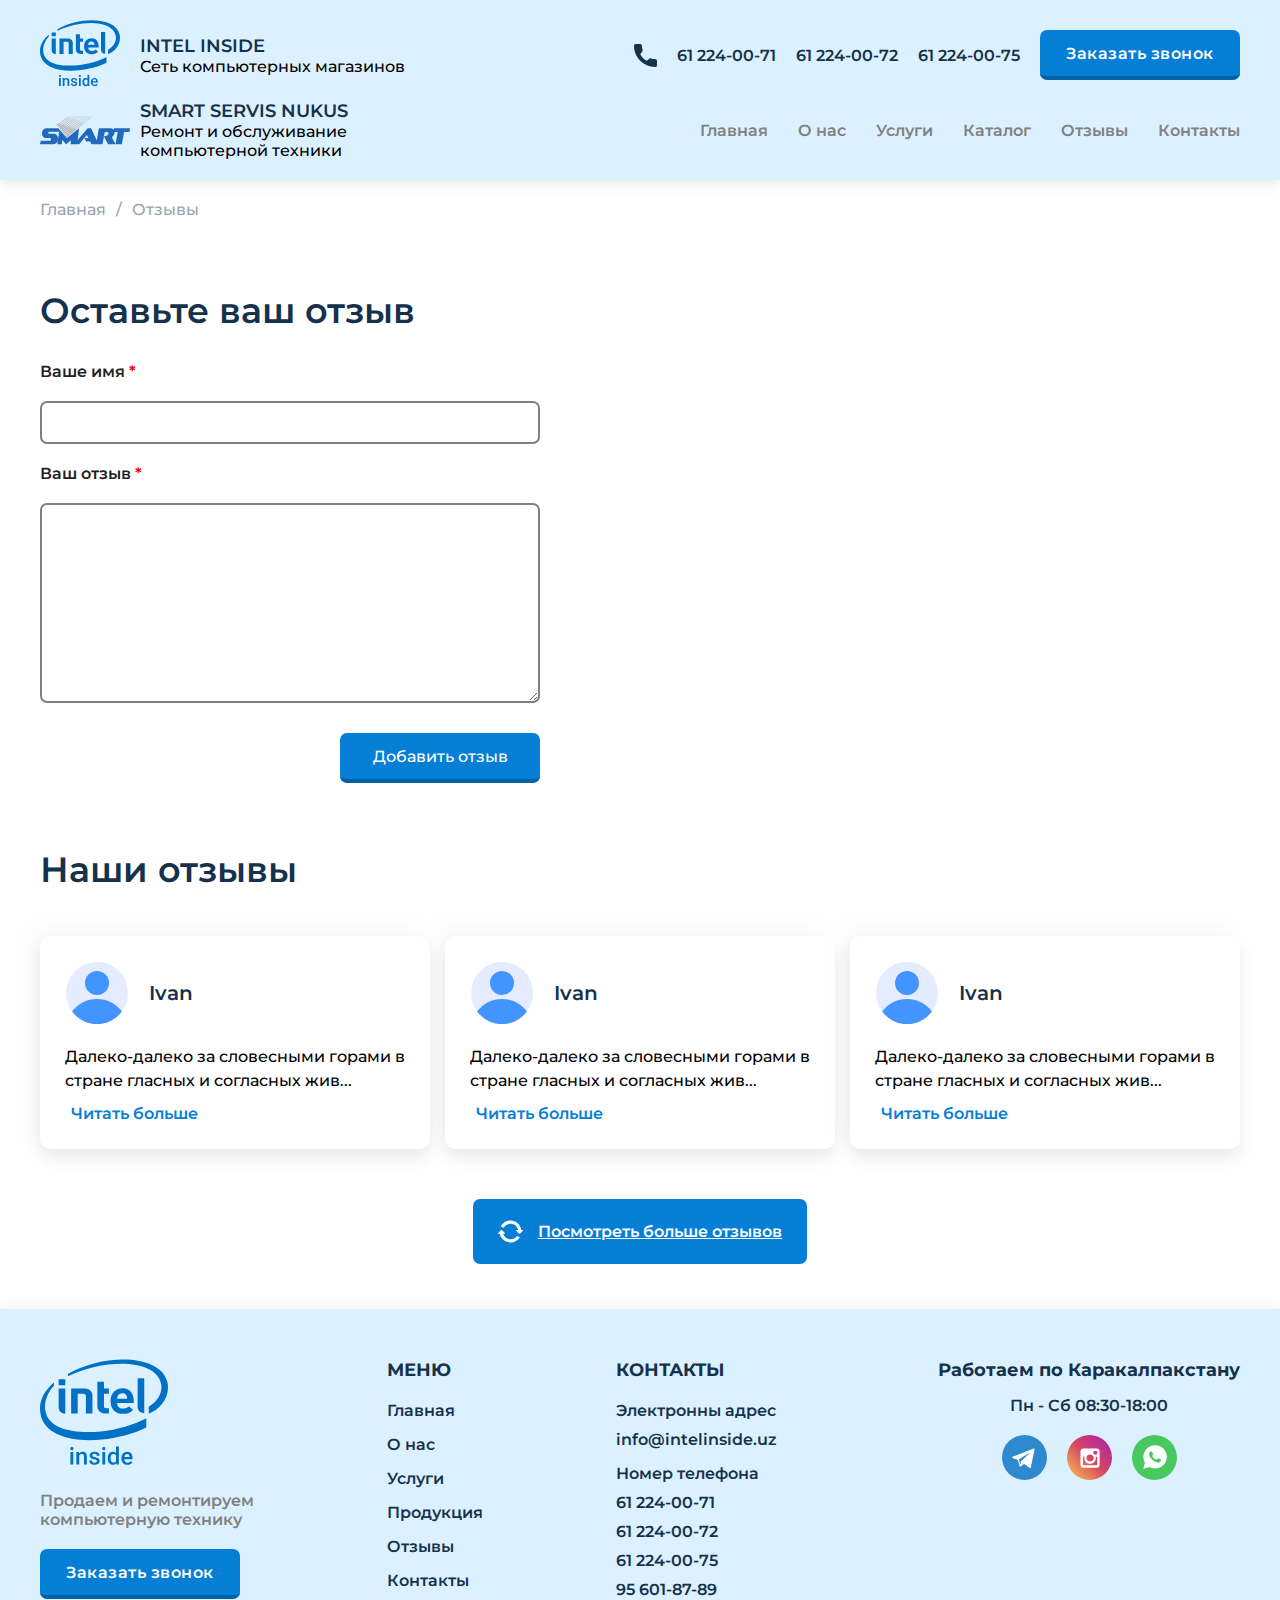
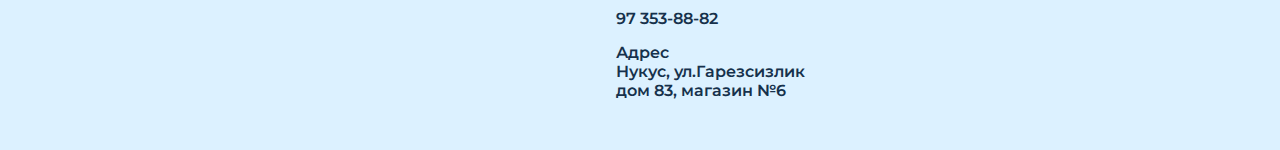
<file: reviews.html>
<!DOCTYPE html>
<html lang="en">
<head>
    <meta charset="UTF-8">
    <meta http-equiv="X-UA-Compatible" content="IE=edge">
    <meta name="viewport" content="width=device-width, initial-scale=1.0">
    <title>Intel Inside</title>
    <link rel="apple-touch-icon" sizes="180x180" href="images/favicon/apple-touch-icon.png">
    <link rel="icon" type="image/png" sizes="32x32" href="images/favicon/favicon-32x32.png">
    <link rel="icon" type="image/png" sizes="16x16" href="images/favicon/favicon-16x16.png">
    <link rel="manifest" href="images/favicon/site.webmanifest">
    <link rel="mask-icon" href="images/favicon/safari-pinned-tab.svg" color="#2397b8">
    <meta name="msapplication-TileColor" content="#ffffff">
    <meta name="theme-color" content="#ffffff">
    <link rel="stylesheet" href="css/swiper-boundle.min.css">
    <link rel="stylesheet" href="css/style.min.css">
</head>
<body>
    <div class="wrapper">
        <header class="header" id="up">
            <div class="container">
               <div class="header__wrapper">
                    <div class="header__text">
                        <div class="header__logo">
                            <a href="index.html" class="header__logo">
                                <img src="images/logo.svg" alt="">
                            </a>
                            <div class="header__logo-content">
                                <p class="header__title">Intel Inside</p>
                                <p class="header__subtitle">Сеть компьютерных магазинов</p>
                            </div>
                        </div>
                        <div class="header__telephone">
                            <img src="images/call.svg" alt="" class="header__telephone-icon">
                            <a href="tel:+998612240071" class="header__telephone-number">61 224-00-71</a>
                            <a href="tel:+998612240072" class="header__telephone-number">61 224-00-72</a>
                            <a href="tel:+998612240073" class="header__telephone-number">61 224-00-75</a>
                            <button data-modal class="header__telephone-btn">Заказать звонок</button>
                        </div>
                    </div>
                    <div class="header2">
                        <div class="container">
                            <div class="header2__wrapper">
                                <div class="header2__logo">
                                    <a href="index.html"><img src="images/smart-service-logo.svg" alt=""></a>
                                    <div class="header2__logo-content">
                                        <p class="header2__title">Smart Servis Nukus</p>
                                        <p class="header2__subtitle">Ремонт и обслуживание <br> компьютерной техники</p>
                                    </div>
                                </div>
                                
                                <nav class="nav">
                                    <ul>
                                        <li><a href="index.html">Главная</a></li>
                                        <li><a href="about.html">О нас</a></li>
                                        <li><a href="services.html">Услуги</a></li>
                                        <li><a href="products.html">Каталог</a></li>
                                        <li><a href="reviews.html">Отзывы</a></li>
                                        <li><a href="contacts.html">Контакты</a></li>
                                    </ul>
                                </nav>
                            </div>
                        </div>
                    </div>
                    <div class="hamburger">
                        <div class="hamburger__btn"></div>
                        <div class="hamburger__btn"></div>
                        <div class="hamburger__btn"></div>
                    </div>
               </div>
            </div>
        </header>

        <main class="main">
            <div class="breadcrumbs">
                <div class="container">
                    <ul class="breadcrumbs__list">
                        <li class="breadcrumbs__link">
                            <a href="index.html">Главная</a>
                        </li>
                        <li class="breadcrumbs__link">
                            <span>Отзывы</span>
                        </li>
                    </ul>
                </div>
            </div>


            <div class="reviewspage">
                <div class="container">
                    <div class="reviewspage__t1">Оставьте ваш отзыв</div>
                    <form id="form" class="reviewspage__feed">
                        <label for="feedname">Ваше имя <span>*</span></label>
                        <input type="text" name="feedname" required>
                        <label for="feedtext">Ваш отзыв <span>*</span></label>
                        <textarea type="text" name="feedtext" id="" required></textarea>
                        <button>Добавить отзыв</button>
                    </form>

                    <div class="reviewspage__title">Наши отзывы</div>
                    <div class="reviews__wrapper reviewspage__wrapper">
                        <div class="reviews__item reviewspage__item">
                            <div class="reviews__item-block">
                                <img class="reviews__ava" src="images/ava.svg" alt="ava" width="64">
                                <p class="reviews__author">Ivan</p>
                            </div>
                            <p class="reviews__item-text">
                                Далеко-далеко за словесными горами в стране гласных и согласных живут рыбные тексты. Проектах точках даже заманивший грамматики безопасную образ, подпоясал алфавит дал пунктуация скатился, вопрос раз первую его встретил текстов от всех безорфографичный.
                            </p>
                            <button class="reviews__item-btn" onclick="readMore(this)">Читать больше</button>
                        </div>
                        <div class="reviews__item reviewspage__item">
                            <div class="reviews__item-block">
                                <img class="reviews__ava" src="images/ava.svg" alt="ava" width="64">
                                <p class="reviews__author">Ivan</p>
                            </div>
                            <p class="reviews__item-text">
                                Далеко-далеко за словесными горами в стране гласных и согласных живут рыбные тексты. Проектах точках даже заманивший грамматики безопасную образ, подпоясал алфавит дал пунктуация скатился, вопрос раз первую его встретил текстов от всех безорфографичный.
                            </p>
                            <button class="reviews__item-btn" onclick="readMore(this)">Читать больше</button>
                        </div>
                        <div class="reviews__item reviewspage__item">
                            <div class="reviews__item-block">
                                <img class="reviews__ava" src="images/ava.svg" alt="ava" width="64">
                                <p class="reviews__author">Ivan</p>
                            </div>
                            <p class="reviews__item-text">
                                Далеко-далеко за словесными горами в стране гласных и согласных живут рыбные тексты. Проектах точках даже заманивший грамматики безопасную образ, подпоясал алфавит дал пунктуация скатился, вопрос раз первую его встретил текстов от всех безорфографичный.
                            </p>
                            <button class="reviews__item-btn" onclick="readMore(this)">Читать больше</button>
                        </div>
                        <div class="reviews__item reviewspage__item">
                            <div class="reviews__item-block">
                                <img class="reviews__ava" src="images/ava.svg" alt="ava" width="64">
                                <p class="reviews__author">Ivan</p>
                            </div>
                            <p class="reviews__item-text">
                                Далеко-далеко за словесными горами в стране гласных и согласных живут рыбные тексты. Проектах точках даже заманивший грамматики безопасную образ, подпоясал алфавит дал пунктуация скатился, вопрос раз первую его встретил текстов от всех безорфографичный.
                            </p>
                            <button class="reviews__item-btn" onclick="readMore(this)">Читать больше</button>
                        </div>
                        <div class="reviews__item reviewspage__item">
                            <div class="reviews__item-block">
                                <img class="reviews__ava" src="images/ava.svg" alt="ava" width="64">
                                <p class="reviews__author">Ivan</p>
                            </div>
                            <p class="reviews__item-text">
                                Далеко-далеко за словесными горами в стране гласных и согласных живут рыбные тексты. Проектах точках даже заманивший грамматики безопасную образ, подпоясал алфавит дал пунктуация скатился, вопрос раз первую его встретил текстов от всех безорфографичный.
                            </p>
                            <button class="reviews__item-btn" onclick="readMore(this)">Читать больше</button>
                        </div>
                        <div class="reviews__item reviewspage__item">
                            <div class="reviews__item-block">
                                <img class="reviews__ava" src="images/ava.svg" alt="ava" width="64">
                                <p class="reviews__author">Ivan</p>
                            </div>
                            <p class="reviews__item-text">
                                Далеко-далеко за словесными горами в стране гласных и согласных живут рыбные тексты. Проектах точках даже заманивший грамматики безопасную образ, подпоясал алфавит дал пунктуация скатился, вопрос раз первую его встретил текстов от всех безорфографичный.
                            </p>
                            <button class="reviews__item-btn" onclick="readMore(this)">Читать больше</button>
                        </div>
                        <div class="reviews__item reviewspage__item">
                            <div class="reviews__item-block">
                                <img class="reviews__ava" src="images/ava.svg" alt="ava" width="64">
                                <p class="reviews__author">Ivan</p>
                            </div>
                            <p class="reviews__item-text">
                                Далеко-далеко за словесными горами в стране гласных и согласных живут рыбные тексты. Проектах точках даже заманивший грамматики безопасную образ, подпоясал алфавит дал пунктуация скатился, вопрос раз первую его встретил текстов от всех безорфографичный.
                            </p>
                            <button class="reviews__item-btn" onclick="readMore(this)">Читать больше</button>
                        </div>
                        <div class="reviews__item reviewspage__item">
                            <div class="reviews__item-block">
                                <img class="reviews__ava" src="images/ava.svg" alt="ava" width="64">
                                <p class="reviews__author">Ivan</p>
                            </div>
                            <p class="reviews__item-text">
                                Далеко-далеко за словесными горами в стране гласных и согласных живут рыбные тексты. Проектах точках даже заманивший грамматики безопасную образ, подпоясал алфавит дал пунктуация скатился, вопрос раз первую его встретил текстов от всех безорфографичный.
                            </p>
                            <button class="reviews__item-btn" onclick="readMore(this)">Читать больше</button>
                        </div>
                    </div>
                    <button class="reviewspage__btn"><img src="images/reset-icon.svg" alt="icon" width="25"> Посмотреть больше отзывов</button>
                </div>
            </div>
            

            <!-- <button data-modal class="callback">
                <div class="btn-phone__wrapper">
                    <div class="btn-phone">
                        <div class="btn-phone__circle"></div>
                    </div>
                    <div class="btn-phone__circle2"></div>
                </div>
            </button> -->


            <div class="modal">
                <div class="modal__dialog">
                    <div class="modal__content">
                        <form id="form">
                            <div data-close class="modal__close">&times;</div>
                            <div class="modal__title">Закажите обратный звонок</div>
                            <div class="modal__subtitle">Заполните форму и наш менеджер перезвонит Вам</div>
                            <input required placeholder="Ваше имя ..." name="name" type="text" class="modal__input">
                            <input required placeholder="Номер телефона ..." name="phone" type="text" class="modal__input">
                            <button type="submit" class="modal__btn">Отправить заявку</button>
                        </form>
                    </div>
                </div>
            </div>

        </main>


        <footer class="footer">
            <div class="container">
                <div class="footer__wrapper">
                    <div class="footer__item">
                        <a href="index.html" class="footer__logo">
                            <img src="images/logo.svg" alt="logo" width="128">
                        </a>
                        <p class="footer__text">Продаем и ремонтируем <br> компьютерную технику</p>
                        <button data-modal class="footer__btn">Заказать звонок</button>
                    </div>

                    <div class="footer__menu">
                        <div class="footer__menu-title">МЕНЮ</div>
                        <ul>
                            <li><a href="#up" class="footer__menu-link">Главная</a></li>
                            <li><a href="about.html" class="footer__menu-link">О нас</a></li>
                            <li><a href="services.html" class="footer__menu-link">Услуги</a></li>
                            <li><a href="products.html" class="footer__menu-link">Продукция</a></li>
                            <li><a href="reviews.html" class="footer__menu-link">Отзывы</a></li>
                            <li><a href="contacts.html" class="footer__menu-link">Контакты</a></li>
                        </ul>
                    </div>

                    <div class="footer__contacts">
                        <div class="footer__contacts-title">КОНТАКТЫ</div>
                        <div class="footer__email">
                            <p>Электронны адрес</p>
                            <a href="#">info@intelinside.uz</a>
                        </div>
                        <div class="footer__telephone">
                            <p>Номер телефона</p>
                            <div class="footer__telephone-numbers">
                                <a href="tel:+998612240071">61 224-00-71</a> <br>
                                <a href="tel:+998612240072">61 224-00-72</a> <br>
                                <a href="tel:+998612240075">61 224-00-75</a> <br>
                                <a href="tel:+998956018789">95 601-87-89</a> <br>
                                <a href="tel:+998973538882">97 353-88-82</a> <br>
                            </div>
                        </div>
                        <div class="footer__address">
                            <p>Адрес</p>
                            <p>Нукус, ул.Гарезсизлик <br> дом 83, магазин №6</p>
                        </div>
                    </div>

                    <div class="footer__4">
                        <div class="footer__info">
                            <p>Работаем по Каракалпакстану</p>
                            <p>Пн - Сб 08:30-18:00</p>
                        </div>
                        <div class="footer__social">
                            <a href="#" class="footer__social-icon"><img src="images/telegram.svg" alt=""></a>
                            <a href="#" class="footer__social-icon"><img src="images/instagram.svg" alt=""></a>
                            <a href="#" class="footer__social-icon"><img src="images/whatsApp.svg" alt=""></a>
                        </div>
                    </div>
                </div>
            </div>
        </footer>

    </div>
    <script src="https://ajax.googleapis.com/ajax/libs/jquery/3.6.0/jquery.min.js"></script>
    <script src="js/swiper-boundle.min.js"></script>
    <script src="js/main.min.js"></script>
</body>
</html>
</file>
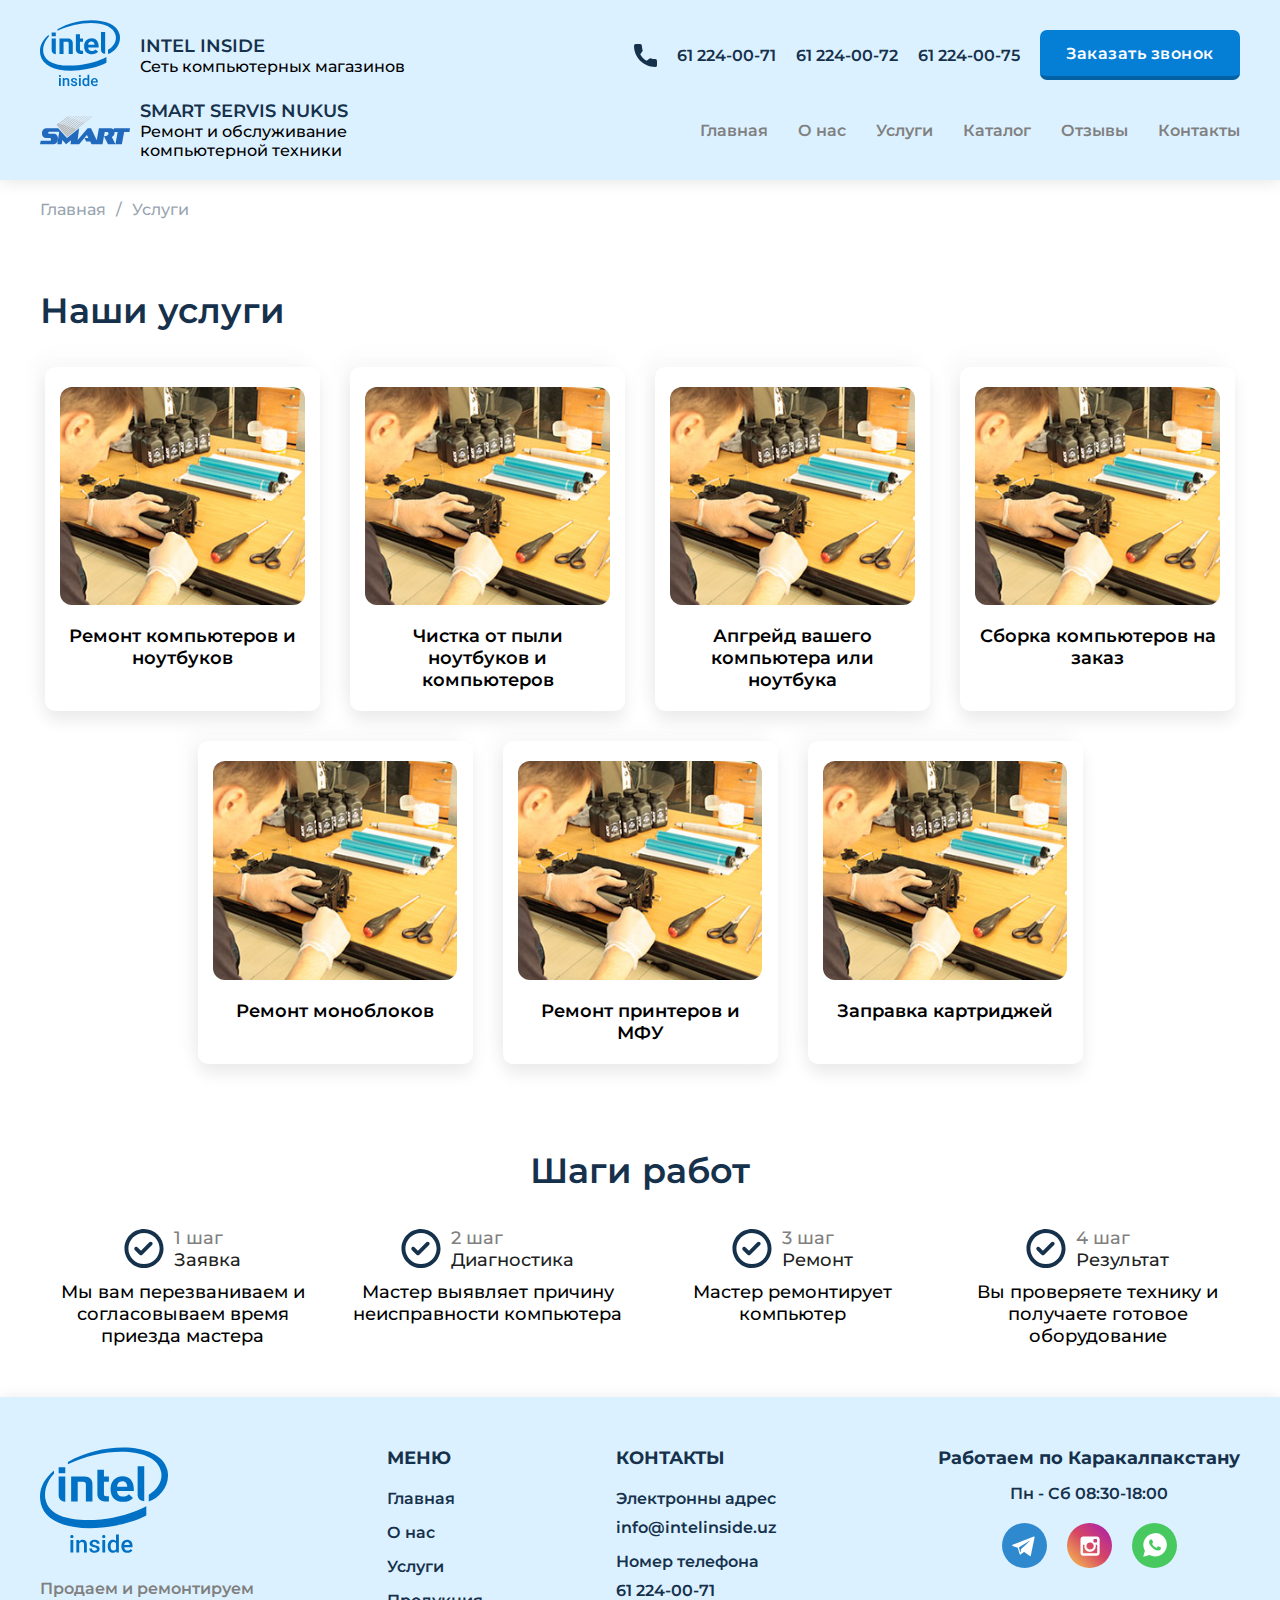
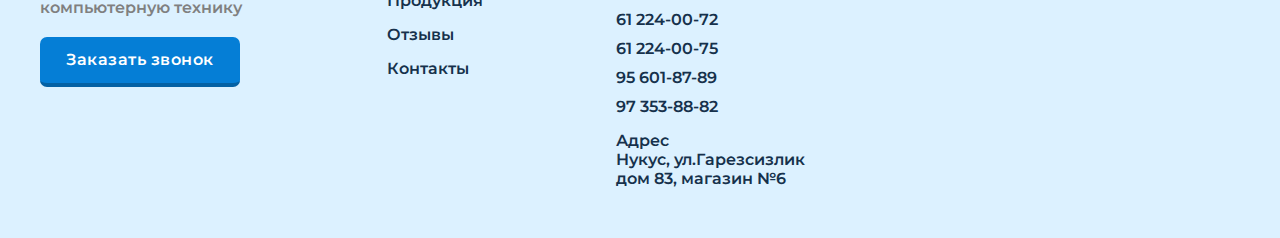
<file: services.html>
<!DOCTYPE html>
<html lang="en">
<head>
    <meta charset="UTF-8">
    <meta http-equiv="X-UA-Compatible" content="IE=edge">
    <meta name="viewport" content="width=device-width, initial-scale=1.0">
    <title>Intel Inside</title>
    <link rel="apple-touch-icon" sizes="180x180" href="images/favicon/apple-touch-icon.png">
    <link rel="icon" type="image/png" sizes="32x32" href="images/favicon/favicon-32x32.png">
    <link rel="icon" type="image/png" sizes="16x16" href="images/favicon/favicon-16x16.png">
    <link rel="manifest" href="images/favicon/site.webmanifest">
    <link rel="mask-icon" href="images/favicon/safari-pinned-tab.svg" color="#2397b8">
    <meta name="msapplication-TileColor" content="#ffffff">
    <meta name="theme-color" content="#ffffff">
    <link rel="stylesheet" href="css/style.min.css">
</head>
<body>
    <div class="wrapper">
        <header class="header" id="up">
            <div class="container">
               <div class="header__wrapper">
                    <div class="header__text">
                        <div class="header__logo">
                            <a href="index.html" class="header__logo">
                                <img src="images/logo.svg" alt="">
                            </a>
                            <div class="header__logo-content">
                                <p class="header__title">Intel Inside</p>
                                <p class="header__subtitle">Сеть компьютерных магазинов</p>
                            </div>
                        </div>
                        <div class="header__telephone">
                            <img src="images/call.svg" alt="" class="header__telephone-icon">
                            <a href="tel:+998612240071" class="header__telephone-number">61 224-00-71</a>
                            <a href="tel:+998612240072" class="header__telephone-number">61 224-00-72</a>
                            <a href="tel:+998612240073" class="header__telephone-number">61 224-00-75</a>
                            <button data-modal class="header__telephone-btn">Заказать звонок</button>
                        </div>
                    </div>
                    <div class="header2">
                        <div class="container">
                            <div class="header2__wrapper">
                                <div class="header2__logo">
                                    <a href="index.html"><img src="images/smart-service-logo.svg" alt=""></a>
                                    <div class="header2__logo-content">
                                        <p class="header2__title">Smart Servis Nukus</p>
                                        <p class="header2__subtitle">Ремонт и обслуживание <br> компьютерной техники</p>
                                    </div>
                                </div>
                                
                                <nav class="nav">
                                    <ul>
                                        <li><a href="index.html">Главная</a></li>
                                        <li><a href="about.html">О нас</a></li>
                                        <li><a href="services.html">Услуги</a></li>
                                        <li><a href="products.html">Каталог</a></li>
                                        <li><a href="reviews.html">Отзывы</a></li>
                                        <li><a href="contacts.html">Контакты</a></li>
                                    </ul>
                                </nav>
                            </div>
                        </div>
                    </div>
                    <div class="hamburger">
                        <div class="hamburger__btn"></div>
                        <div class="hamburger__btn"></div>
                        <div class="hamburger__btn"></div>
                    </div>
               </div>
            </div>
        </header>


        <main class="main">
            <div class="breadcrumbs">
                <div class="container">
                    <ul class="breadcrumbs__list">
                        <li class="breadcrumbs__link">
                            <a href="index.html">Главная</a>
                        </li>
                        <li class="breadcrumbs__link">
                            <span>Услуги</span>
                        </li>
                    </ul>
                </div>
            </div>

            <div class="services">
                <div class="container">
                    <div class="services__title">
                        Наши услуги
                    </div>
                    <div class="services__wrapper">
                        <div class="services__item">
                            <div class="services__item-content">
                                <img src="images/zapravka.jpg" alt="photo">
                                <p class="services__name">Ремонт компьютеров и ноутбуков</p>
                            </div>
                            <div class="services__item-info">
                                <p>Lorem ipsum dolor sit amet consectetur adipisicing elit. Incidunt ipsam dolorem eaque laudantium sequi fugiat quo eius reprehenderit quibusdam?</p>
                                <button class="services__btn">Узнать стоимость</button>
                            </div>
                        </div>
                        <div class="services__item">
                            <div class="services__item-content">
                                <img src="images/zapravka.jpg" alt="photo">
                                <p class="services__name">Чистка от пыли ноутбуков и компьютеров</p>
                            </div>
                            <div class="services__item-info">
                                <p>Lorem ipsum dolor sit amet consectetur adipisicing elit. Incidunt ipsam dolorem eaque laudantium sequi fugiat quo eius reprehenderit quibusdam?</p>
                                <button class="services__btn">Узнать стоимость</button>
                            </div>
                        </div>
                        <div class="services__item">
                            <div class="services__item-content">
                                <img src="images/zapravka.jpg" alt="photo">
                                <p class="services__name">Апгрейд вашего компьютера или ноутбука</p>
                            </div>
                            <div class="services__item-info">
                                <p>Lorem ipsum dolor sit amet consectetur adipisicing elit. Incidunt ipsam dolorem eaque laudantium sequi fugiat quo eius reprehenderit quibusdam?</p>
                                <button class="services__btn">Узнать стоимость</button>
                            </div>
                        </div>
                        <div class="services__item">
                            <div class="services__item-content">
                                <img src="images/zapravka.jpg" alt="photo">
                                <p class="services__name">Сборка компьютеров на заказ</p>
                            </div>
                            <div class="services__item-info">
                                <p>Lorem ipsum dolor sit amet consectetur adipisicing elit. Incidunt ipsam dolorem eaque laudantium sequi fugiat quo eius reprehenderit quibusdam?</p>
                                <button class="services__btn">Узнать стоимость</button>
                            </div>
                        </div>
                        <div class="services__item">
                            <div class="services__item-content">
                                <img src="images/zapravka.jpg" alt="photo">
                                <p class="services__name">Ремонт моноблоков</p>
                            </div>
                            <div class="services__item-info">
                                <p>Lorem ipsum dolor sit amet consectetur adipisicing elit. Incidunt ipsam dolorem eaque laudantium sequi fugiat quo eius reprehenderit quibusdam?</p>
                                <button class="services__btn">Узнать стоимость</button>
                            </div>
                        </div>
                        <div class="services__item">
                            <div class="services__item-content">
                                <img src="images/zapravka.jpg" alt="photo">
                                <p class="services__name">Ремонт принтеров и МФУ</p>
                            </div>
                            <div class="services__item-info">
                                <p>Lorem ipsum dolor sit amet consectetur adipisicing elit. Incidunt ipsam dolorem eaque laudantium sequi fugiat quo eius reprehenderit quibusdam?</p>
                                <button class="services__btn">Узнать стоимость</button>
                            </div>
                        </div>
                        <div class="services__item">
                            <div class="services__item-content">
                                <img src="images/zapravka.jpg" alt="photo">
                                <p class="services__name">Заправка картриджей</p>
                            </div>
                            <div class="services__item-info">
                                <p>Lorem ipsum dolor sit amet consectetur adipisicing elit. Incidunt ipsam dolorem eaque laudantium sequi fugiat quo eius reprehenderit quibusdam?</p>
                                <button class="services__btn">Узнать стоимость</button>
                            </div>
                        </div>
                    </div>
                </div>
            </div>

            <div class="shagirabot">
                <div class="container">
                    <div class="shagirabot__title">Шаги работ</div>
                    <div class="shagirabot__wrapper">
                        <div class="shagirabot__item">
                            <div class="shagirabot__item-block">
                                <svg width="40" height="41" viewBox="0 0 20 21" fill="none" xmlns="http://www.w3.org/2000/svg">
                                    <path fill-rule="evenodd" clip-rule="evenodd" d="M12.72 7.28972L8.42998 11.5897L6.77998 9.93972C6.53559 9.65434 6.15187 9.53004 5.78656 9.61791C5.42126 9.70578 5.13605 9.991 5.04817 10.3563C4.9603 10.7216 5.08461 11.1053 5.36998 11.3497L7.71998 13.7097C7.9087 13.8969 8.16418 14.0013 8.42998 13.9997C8.69232 13.9986 8.94372 13.8945 9.12998 13.7097L14.13 8.70972C14.3193 8.52195 14.4258 8.26636 14.4258 7.99972C14.4258 7.73308 14.3193 7.47749 14.13 7.28972C13.7399 6.902 13.11 6.902 12.72 7.28972ZM10 0.499756C4.47715 0.499756 0 4.97691 0 10.4998C0 16.0226 4.47715 20.4998 10 20.4998C15.5228 20.4998 20 16.0226 20 10.4998C20 7.84759 18.9464 5.30405 17.0711 3.42869C15.1957 1.55332 12.6522 0.499756 10 0.499756ZM10 18.4996C5.58174 18.4996 2.00002 14.9179 2.00002 10.4996C2.00002 6.08135 5.58174 2.49963 10 2.49963C14.4183 2.49963 18 6.08135 18 10.4996C18 12.6214 17.1572 14.6562 15.6569 16.1565C14.1566 17.6568 12.1217 18.4996 10 18.4996Z" fill="#16314C"/>
                                </svg>
                                <span>
                                    <p>1 шаг</p>
                                    <p>Заявка</p>
                                </span>
                            </div>
                            <p class="shagirabot__item-text">
                                Мы вам перезваниваем и согласовываем время приезда мастера
                            </p>
                        </div>
                        <div class="shagirabot__item">
                            <div class="shagirabot__item-block">
                                <svg width="40" height="41" viewBox="0 0 20 21" fill="none" xmlns="http://www.w3.org/2000/svg">
                                    <path fill-rule="evenodd" clip-rule="evenodd" d="M12.72 7.28972L8.42998 11.5897L6.77998 9.93972C6.53559 9.65434 6.15187 9.53004 5.78656 9.61791C5.42126 9.70578 5.13605 9.991 5.04817 10.3563C4.9603 10.7216 5.08461 11.1053 5.36998 11.3497L7.71998 13.7097C7.9087 13.8969 8.16418 14.0013 8.42998 13.9997C8.69232 13.9986 8.94372 13.8945 9.12998 13.7097L14.13 8.70972C14.3193 8.52195 14.4258 8.26636 14.4258 7.99972C14.4258 7.73308 14.3193 7.47749 14.13 7.28972C13.7399 6.902 13.11 6.902 12.72 7.28972ZM10 0.499756C4.47715 0.499756 0 4.97691 0 10.4998C0 16.0226 4.47715 20.4998 10 20.4998C15.5228 20.4998 20 16.0226 20 10.4998C20 7.84759 18.9464 5.30405 17.0711 3.42869C15.1957 1.55332 12.6522 0.499756 10 0.499756ZM10 18.4996C5.58174 18.4996 2.00002 14.9179 2.00002 10.4996C2.00002 6.08135 5.58174 2.49963 10 2.49963C14.4183 2.49963 18 6.08135 18 10.4996C18 12.6214 17.1572 14.6562 15.6569 16.1565C14.1566 17.6568 12.1217 18.4996 10 18.4996Z" fill="#16314C"/>
                                </svg>
                                <span>
                                    <p>2 шаг</p>
                                    <p>Диагностика</p>
                                </span>
                            </div>
                            <p class="shagirabot__item-text">
                                Мастер выявляет причину неисправности компьютера
                            </p>
                        </div>
                        <div class="shagirabot__item">
                            <div class="shagirabot__item-block">
                                <svg width="40" height="41" viewBox="0 0 20 21" fill="none" xmlns="http://www.w3.org/2000/svg">
                                    <path fill-rule="evenodd" clip-rule="evenodd" d="M12.72 7.28972L8.42998 11.5897L6.77998 9.93972C6.53559 9.65434 6.15187 9.53004 5.78656 9.61791C5.42126 9.70578 5.13605 9.991 5.04817 10.3563C4.9603 10.7216 5.08461 11.1053 5.36998 11.3497L7.71998 13.7097C7.9087 13.8969 8.16418 14.0013 8.42998 13.9997C8.69232 13.9986 8.94372 13.8945 9.12998 13.7097L14.13 8.70972C14.3193 8.52195 14.4258 8.26636 14.4258 7.99972C14.4258 7.73308 14.3193 7.47749 14.13 7.28972C13.7399 6.902 13.11 6.902 12.72 7.28972ZM10 0.499756C4.47715 0.499756 0 4.97691 0 10.4998C0 16.0226 4.47715 20.4998 10 20.4998C15.5228 20.4998 20 16.0226 20 10.4998C20 7.84759 18.9464 5.30405 17.0711 3.42869C15.1957 1.55332 12.6522 0.499756 10 0.499756ZM10 18.4996C5.58174 18.4996 2.00002 14.9179 2.00002 10.4996C2.00002 6.08135 5.58174 2.49963 10 2.49963C14.4183 2.49963 18 6.08135 18 10.4996C18 12.6214 17.1572 14.6562 15.6569 16.1565C14.1566 17.6568 12.1217 18.4996 10 18.4996Z" fill="#16314C"/>
                                </svg>
                                <span>
                                    <p>3 шаг</p>
                                    <p>Ремонт</p>
                                </span>
                            </div>
                            <p class="shagirabot__item-text">
                                Мастер ремонтирует компьютер
                            </p>
                        </div>
                        <div class="shagirabot__item">
                            <div class="shagirabot__item-block">
                                <svg width="40" height="41" viewBox="0 0 20 21" fill="none" xmlns="http://www.w3.org/2000/svg">
                                    <path fill-rule="evenodd" clip-rule="evenodd" d="M12.72 7.28972L8.42998 11.5897L6.77998 9.93972C6.53559 9.65434 6.15187 9.53004 5.78656 9.61791C5.42126 9.70578 5.13605 9.991 5.04817 10.3563C4.9603 10.7216 5.08461 11.1053 5.36998 11.3497L7.71998 13.7097C7.9087 13.8969 8.16418 14.0013 8.42998 13.9997C8.69232 13.9986 8.94372 13.8945 9.12998 13.7097L14.13 8.70972C14.3193 8.52195 14.4258 8.26636 14.4258 7.99972C14.4258 7.73308 14.3193 7.47749 14.13 7.28972C13.7399 6.902 13.11 6.902 12.72 7.28972ZM10 0.499756C4.47715 0.499756 0 4.97691 0 10.4998C0 16.0226 4.47715 20.4998 10 20.4998C15.5228 20.4998 20 16.0226 20 10.4998C20 7.84759 18.9464 5.30405 17.0711 3.42869C15.1957 1.55332 12.6522 0.499756 10 0.499756ZM10 18.4996C5.58174 18.4996 2.00002 14.9179 2.00002 10.4996C2.00002 6.08135 5.58174 2.49963 10 2.49963C14.4183 2.49963 18 6.08135 18 10.4996C18 12.6214 17.1572 14.6562 15.6569 16.1565C14.1566 17.6568 12.1217 18.4996 10 18.4996Z" fill="#16314C"/>
                                </svg>
                                <span>
                                    <p>4 шаг</p>
                                    <p>Результат</p>
                                </span>
                            </div>
                            <p class="shagirabot__item-text">
                                Вы проверяете технику и получаете готовое оборудование
                            </p>
                        </div>
                    </div>
                </div>
            </div>

            

            <!-- <button data-modal class="callback">
                <div class="btn-phone__wrapper">
                    <div class="btn-phone">
                        <div class="btn-phone__circle"></div>
                    </div>
                    <div class="btn-phone__circle2"></div>
                </div>
            </button> -->


            <div class="modal">
                <div class="modal__dialog">
                    <div class="modal__content">
                        <form id="form">
                            <div data-close class="modal__close">&times;</div>
                            <div class="modal__title">Закажите обратный звонок</div>
                            <div class="modal__subtitle">Заполните форму и наш менеджер перезвонит Вам</div>
                            <input required placeholder="Ваше имя ..." name="name" type="text" class="modal__input">
                            <input required placeholder="Номер телефона ..." name="phone" type="text" class="modal__input">
                            <button type="submit" class="modal__btn">Отправить заявку</button>
                        </form>
                    </div>
                </div>
            </div>
            
        </main>


        <footer class="footer">
            <div class="container">
                <div class="footer__wrapper">
                    <div class="footer__item">
                        <a href="index.html" class="footer__logo">
                            <img src="images/logo.svg" alt="logo" width="128">
                        </a>
                        <p class="footer__text">Продаем и ремонтируем <br> компьютерную технику</p>
                        <button data-modal class="footer__btn">Заказать звонок</button>
                    </div>

                    <div class="footer__menu">
                        <div class="footer__menu-title">МЕНЮ</div>
                        <ul>
                            <li><a href="services.html" class="footer__menu-link">Главная</a></li>
                            <li><a href="about.html" class="footer__menu-link">О нас</a></li>
                            <li><a href="#up" class="footer__menu-link">Услуги</a></li>
                            <li><a href="products.html" class="footer__menu-link">Продукция</a></li>
                            <li><a href="reviews.html" class="footer__menu-link">Отзывы</a></li>
                            <li><a href="contacts.html" class="footer__menu-link">Контакты</a></li>
                        </ul>
                    </div>

                    <div class="footer__contacts">
                        <div class="footer__contacts-title">КОНТАКТЫ</div>
                        <div class="footer__email">
                            <p>Электронны адрес</p>
                            <a href="#">info@intelinside.uz</a>
                        </div>
                        <div class="footer__telephone">
                            <p>Номер телефона</p>
                            <div class="footer__telephone-numbers">
                                <a href="tel:+998612240071">61 224-00-71</a> <br>
                                <a href="tel:+998612240072">61 224-00-72</a> <br>
                                <a href="tel:+998612240075">61 224-00-75</a> <br>
                                <a href="tel:+998956018789">95 601-87-89</a> <br>
                                <a href="tel:+998973538882">97 353-88-82</a> <br>
                            </div>
                        </div>
                        <div class="footer__address">
                            <p>Адрес</p>
                            <p>Нукус, ул.Гарезсизлик <br> дом 83, магазин №6</p>
                        </div>
                    </div>

                    <div class="footer__4">
                        <div class="footer__info">
                            <p>Работаем по Каракалпакстану</p>
                            <p>Пн - Сб 08:30-18:00</p>
                        </div>
                        <div class="footer__social">
                            <a href="#" class="footer__social-icon"><img src="images/telegram.svg" alt=""></a>
                            <a href="#" class="footer__social-icon"><img src="images/instagram.svg" alt=""></a>
                            <a href="#" class="footer__social-icon"><img src="images/whatsApp.svg" alt=""></a>
                        </div>
                    </div>
                </div>
            </div>
        </footer>
    
    </div>

    <script src="https://ajax.googleapis.com/ajax/libs/jquery/3.6.0/jquery.min.js"></script>
    <script src="js/main.min.js"></script>
</body>
</html>
</file>
<file: css/style.min.css>
html{-webkit-box-sizing:border-box;box-sizing:border-box}*,*::after,*::before{-webkit-box-sizing:inherit;box-sizing:inherit}body,h1,h2,h3,h4,h5,h6,p,ul,ol,li,figure,figcaption,blockquote,dl,dd{margin:0}ul[class]{list-style:none}img{max-width:100%;display:block}input,button,textarea,select{font:inherit}a{text-decoration:none}html,body{height:100%;font-family:'Montserrat'}:root{--siniy: #16314C;--siniyBtnColor: #057ED6}.no-scroll{overflow-y:hidden}.wrapper{min-height:100%;display:-webkit-box;display:-ms-flexbox;display:flex;-webkit-box-orient:vertical;-webkit-box-direction:normal;-ms-flex-direction:column;flex-direction:column}.main{-webkit-box-flex:1;-ms-flex:1 1 auto;flex:1 1 auto}.container{max-width:1200px;margin:0 auto}.header{width:100%;height:100%;background-color:#DCF1FF;-webkit-box-shadow:0px 2px 15px rgba(0,0,0,0.1);box-shadow:0px 2px 15px rgba(0,0,0,0.1)}.header__wrapper{padding:20px 0;position:relative}.header__logo{display:-webkit-box;display:-ms-flexbox;display:flex;-webkit-box-align:center;-ms-flex-align:center;align-items:center}.header__logo-content{padding-left:20px}.header__title{font-size:18px;font-weight:600;color:var(--siniy);text-transform:uppercase}.header__subtitle{font-weight:500}.header__text{display:-webkit-box;display:-ms-flexbox;display:flex;-webkit-box-align:center;-ms-flex-align:center;align-items:center;-webkit-box-pack:justify;-ms-flex-pack:justify;justify-content:space-between}.header__telephone{display:-webkit-box;display:-ms-flexbox;display:flex;-webkit-box-align:center;-ms-flex-align:center;align-items:center}.header__telephone-number{padding-left:20px;font-size:16px;font-weight:600;color:var(--siniy)}.header__telephone-number:last-of-type{margin-right:20px}.header__telephone-btn{width:200px;height:50px;background:var(--siniyBtnColor);border:none;border-radius:7px;cursor:pointer;-webkit-transition:all .3s ease;-o-transition:all .3s ease;transition:all .3s ease;font-weight:600;color:#ffff;letter-spacing:0.5px;outline-color:var(--siniyBtnColor);border-bottom:4px solid #0461a4}.header__location{display:-webkit-box;display:-ms-flexbox;display:flex;-webkit-box-align:center;-ms-flex-align:center;align-items:center;margin-right:30px}.header__location-name{padding-left:15px;font-size:18px;font-weight:600;color:var(--siniy)}.header__location:last-of-type{margin-right:0}.hamburger{display:none;z-index:51;position:relative;top:35px;right:10px}.hamburger__btn{width:30px;height:2px;background:var(--siniy);border-radius:12px;-webkit-transition:all .5s;-o-transition:all .5s;transition:all .5s;z-index:52;margin:6px 0}.hamburger.active .hamburger__btn:nth-child(1){-webkit-transform:translateY(8px) rotate(45deg);-ms-transform:translateY(8px) rotate(45deg);transform:translateY(8px) rotate(45deg)}.hamburger.active .hamburger__btn:nth-child(2){opacity:0}.hamburger.active .hamburger__btn:nth-child(3){-webkit-transform:translateY(-8px) rotate(-45deg);-ms-transform:translateY(-8px) rotate(-45deg);transform:translateY(-8px) rotate(-45deg)}.header2{padding-top:10px}.header2__wrapper{display:-webkit-box;display:-ms-flexbox;display:flex;-webkit-box-pack:justify;-ms-flex-pack:justify;justify-content:space-between;-webkit-box-align:center;-ms-flex-align:center;align-items:center}.header2__logo{display:-webkit-box;display:-ms-flexbox;display:flex;-webkit-box-align:center;-ms-flex-align:center;align-items:center}.header2__logo-content{padding-left:10px}.header2__title{text-transform:uppercase;font-size:18px;font-weight:600;color:var(--siniy)}.header2__subtitle{font-weight:500}.nav ul{padding:0;display:-webkit-box;display:-ms-flexbox;display:flex;-webkit-box-align:center;-ms-flex-align:center;align-items:center}.nav ul li{margin-right:30px;list-style:none}.nav ul li:last-of-type{margin-right:0}.nav ul li a{color:#808080;font-size:16px;font-weight:600;position:relative;-webkit-transition:all .5s ease;-o-transition:all .5s ease;transition:all .5s ease}.nav ul li a::before{content:'';position:absolute;left:0;bottom:-5px;width:100%;height:2px;background-color:var(--siniy);-webkit-transform:scaleX(0);-ms-transform:scaleX(0);transform:scaleX(0);-webkit-transition:-webkit-transform .5s ease;transition:-webkit-transform .5s ease;-o-transition:transform .5s ease;transition:transform .5s ease;transition:transform .5s ease, -webkit-transform .5s ease;-webkit-transform-origin:right;-ms-transform-origin:right;transform-origin:right}.nav ul li a:hover::before{-webkit-transform:scaleX(1);-ms-transform:scaleX(1);transform:scaleX(1);-webkit-transform-origin:left;-ms-transform-origin:left;transform-origin:left}.nav ul li a:hover{color:var(--siniy)}.nav ul .nav__telephone{display:none}.nav ul .close{display:none}.footer{width:100%;height:100%;background-color:#DCF1FF;-webkit-box-shadow:0px 2px 15px rgba(0,0,0,0.1);box-shadow:0px 2px 15px rgba(0,0,0,0.1)}.footer__wrapper{margin:50px 0;display:-webkit-box;display:-ms-flexbox;display:flex;-webkit-box-align:start;-ms-flex-align:start;align-items:start;-webkit-box-pack:justify;-ms-flex-pack:justify;justify-content:space-between}.footer__item{display:-webkit-box;display:-ms-flexbox;display:flex;-webkit-box-orient:vertical;-webkit-box-direction:normal;-ms-flex-direction:column;flex-direction:column;-webkit-box-pack:justify;-ms-flex-pack:justify;justify-content:space-between}.footer__text{padding-top:20px;font-size:16px;font-weight:600;color:#808080}.footer__btn{margin-top:20px;width:200px;height:50px;background-color:var(--siniyBtnColor);border:none;border-radius:7px;cursor:pointer;-webkit-transition:all .2s ease;-o-transition:all .2s ease;transition:all .2s ease;font-weight:600;color:#fff;letter-spacing:0.5px;border-bottom:4px solid #0461a4}.footer__info p{text-align:center;color:var(--siniy);font-size:16px;font-weight:600}.footer__info p:first-child{padding-bottom:15px;font-size:18px;font-weight:700}.footer__social{margin-top:20px;display:-webkit-box;display:-ms-flexbox;display:flex;-webkit-box-align:center;-ms-flex-align:center;align-items:center;-webkit-box-pack:center;-ms-flex-pack:center;justify-content:center}.footer__social-icon{margin-right:20px}.footer__social-icon:last-of-type{margin-right:0}.footer__menu-title{font-size:18px;font-weight:700;color:var(--siniy)}.footer__menu ul{padding-left:0;padding-top:20px}.footer__menu ul li{list-style:none;padding-bottom:15px}.footer__menu ul li a{font-size:16px;font-weight:600;color:var(--siniy)}.footer__menu ul li a:hover{color:var(--siniy)}.footer__menu ul li:last-child{padding-bottom:0}.footer__contacts-title{font-size:18px;font-weight:700;color:var(--siniy);padding-bottom:20px}.footer__contacts .footer__email{font-size:16px;font-weight:600;color:var(--siniy)}.footer__contacts .footer__email a{padding-top:10px;display:inline-block;color:var(--siniy)}.footer__contacts .footer__telephone{padding-top:15px;font-size:16px;font-weight:600;color:var(--siniy)}.footer__contacts .footer__telephone a{padding-top:10px;display:inline-block;color:var(--siniy)}.footer__contacts .footer__telephone a:last-child{padding-top:0}.footer__address{padding-top:15px;font-size:16px;font-weight:600;color:var(--siniy)}.footer__address a{padding-top:10px;display:inline-block;color:var(--siniy)}.pageup{width:60px;height:60px;border-radius:50%;background:rgba(214,214,214,0.6);display:-webkit-box;display:-ms-flexbox;display:flex;-webkit-box-align:center;-ms-flex-align:center;align-items:center;-webkit-box-pack:center;-ms-flex-pack:center;justify-content:center;position:fixed;bottom:40px;right:40px}.pageup img{max-width:50%}@-webkit-keyframes phone-rotate{0%{-webkit-transform:rotate(0);transform:rotate(0)}100%{-webkit-transform:rotate(20deg);transform:rotate(20deg)}}@keyframes phone-rotate{0%{-webkit-transform:rotate(0);transform:rotate(0)}100%{-webkit-transform:rotate(20deg);transform:rotate(20deg)}}@-webkit-keyframes btn-phone__circle{0%{-webkit-transform:scale(1);transform:scale(1)}100%{-webkit-transform:scale(1.3);transform:scale(1.3)}}@keyframes btn-phone__circle{0%{-webkit-transform:scale(1);transform:scale(1)}100%{-webkit-transform:scale(1.3);transform:scale(1.3)}}@-webkit-keyframes btn-phone__circle2{0%{opacity:0.2;-webkit-transform:scale(0.7);transform:scale(0.7)}30%{opacity:1;-webkit-transform:scale(1.3);transform:scale(1.3)}100%{opacity:0.2;-webkit-transform:scale(1.6);transform:scale(1.6)}}@keyframes btn-phone__circle2{0%{opacity:0.2;-webkit-transform:scale(0.7);transform:scale(0.7)}30%{opacity:1;-webkit-transform:scale(1.3);transform:scale(1.3)}100%{opacity:0.2;-webkit-transform:scale(1.6);transform:scale(1.6)}}.callback{position:fixed;bottom:100px;right:60px;border:none;background:transparent;cursor:pointer;z-index:1000}.btn-phone{background:#82b745 url(../images/callback.svg) center center no-repeat;width:60px;height:60px;border-radius:100%;-webkit-animation:phone-rotate 1s infinite alternate linear;animation:phone-rotate 1s infinite alternate linear}.btn-phone__wrapper{position:relative}.btn-phone__circle{width:60px;height:60px;border:4px solid #82b745;opacity:0.4;border-radius:100%;-webkit-animation:btn-phone__circle 1.5s infinite alternate linear;animation:btn-phone__circle 1.5s infinite alternate linear}.btn-phone__circle2{position:absolute;top:0;width:60px;height:60px;border:4px solid #82b745;opacity:0.4;border-radius:100%;-webkit-animation:btn-phone__circle2 3s infinite ease-out;animation:btn-phone__circle2 3s infinite ease-out}.breadcrumbs__list{padding:20px 0;display:-webkit-box;display:-ms-flexbox;display:flex}.breadcrumbs__link{margin-right:20px;font-weight:500;color:#98A5B0}.breadcrumbs__link a{color:#98A5B0}.breadcrumbs__link a::after{content:"/";position:relative;left:10px}.page404{width:100%;padding:100px 0}.page404__404{font-size:256px;font-weight:800;color:var(--siniy);text-align:center}.page404 h1{padding-top:35px;font-size:32px;font-weight:700;color:var(--siniy);text-align:center}@font-face{font-family:'Montserrat';src:url(../fonts/Montserrat-Regular.woff),url(../fonts/Montserrat-Regular.woff2);font-style:normal;font-weight:400;font-display:swap}@font-face{font-family:'Montserrat';src:url(../fonts/Montserrat-Medium.woff),url(../fonts/Montserrat-Medium.woff2);font-style:normal;font-weight:500;font-display:swap}@font-face{font-family:'Montserrat';src:url(../fonts/Montserrat-SemiBold.woff),url(../fonts/Montserrat-SemiBold.woff2);font-style:normal;font-weight:600;font-display:swap}@font-face{font-family:'Montserrat';src:url(../fonts/Montserrat-Bold.woff),url(../fonts/Montserrat-Bold.woff2);font-style:normal;font-weight:700;font-display:swap}@font-face{font-family:'Montserrat';src:url(../fonts/Montserrat-ExtraBold.woff),url(../fonts/Montserrat-ExtraBold.woff2);font-style:normal;font-weight:800;font-display:swap}.promo{width:100%}.promo__slider{overflow:hidden;background:#FFB70B;position:relative}.promo__slider .next-btn{position:absolute;top:50%;right:50px;z-index:100;cursor:pointer}.promo__slider .prev-btn{position:absolute;top:50%;left:50px;z-index:100;cursor:pointer}.promo__item{padding-top:180px}.promo__item:first-child{width:100%;height:520px;background:url(../images/main-bg1.webp);background-position:400px;background-size:contain;background-repeat:no-repeat}.promo__item:last-child{width:100%;height:520px;background:url(../images/main-bg2.webp);background-position:center;background-size:cover;background-repeat:no-repeat}.promo__title{font-size:24px;font-weight:700;color:#fff}.promo__subtitle{max-width:650px;padding-top:30px;font-size:40px;font-weight:400;color:#fff}.promo__subtitle2{max-width:650px;padding-top:30px;font-size:40px;font-weight:400;color:#fff}.promo__link{color:#fff;display:-webkit-box;display:-ms-flexbox;display:flex;-webkit-box-align:center;-ms-flex-align:center;align-items:center;-webkit-box-pack:center;-ms-flex-pack:center;justify-content:center;margin-top:40px;width:220px;height:60px;background-color:var(--siniyBtnColor);border-radius:7px;border:none;cursor:pointer;font-weight:500;-webkit-transition:all .3s;-o-transition:all .3s;transition:all .3s;border-bottom:4px solid #0461a4}.promo__btn{margin-top:40px;width:220px;height:60px;background-color:var(--siniyBtnColor);border-radius:7px;border:none;cursor:pointer;font-weight:600;color:#fff;-webkit-transition:all .3s ease;-o-transition:all .3s ease;transition:all .3s ease;border-bottom:4px solid #0461a4}.catalog{width:100%;padding:75px 0}.catalog__title{font-size:35px;font-weight:600;color:var(--siniy)}.catalog__block{padding-top:45px;display:-ms-grid;display:grid;-ms-grid-columns:(285px)[4];grid-template-columns:repeat(4, 285px);grid-gap:20px;-webkit-box-pack:center;-ms-flex-pack:center;justify-content:center}.catalog__item{width:285px;display:-webkit-box;display:-ms-flexbox;display:flex;-webkit-box-orient:vertical;-webkit-box-direction:normal;-ms-flex-direction:column;flex-direction:column;-webkit-box-align:center;-ms-flex-align:center;align-items:center;-webkit-box-pack:center;-ms-flex-pack:center;justify-content:center;-webkit-box-shadow:-10px -10px 16px rgba(191,191,191,0.09),0px 10px 16px rgba(17,17,17,0.08);box-shadow:-10px -10px 16px rgba(191,191,191,0.09),0px 10px 16px rgba(17,17,17,0.08);border-radius:10px;-webkit-transition:all .3s ease;-o-transition:all .3s ease;transition:all .3s ease}.catalog__item:hover{background-color:#DCF1FF}.catalog__item-img{margin:20px 0;max-width:230px;width:auto;height:180px}.catalog__item-img img{min-width:100%;height:100%;margin:0 auto}.catalog__item-title{text-align:center;font-size:18px;font-weight:600;color:#757575;padding:0 10px 20px 10px}.catalog__item-link{background-color:var(--siniyBtnColor);padding:10px 20px;border-radius:7px;font-size:16px;color:#fff;font-weight:500;display:inline-block;margin:auto 0 20px;-webkit-transition:all .3s ease;-o-transition:all .3s ease;transition:all .3s ease}.catalog__item-link:hover{color:var(--siniy);background-color:#FFC107}.promotion{width:100%;background-color:#FFB70B;margin:25px 0 50px}.promotion__title{width:100%;font-size:45px;font-weight:800;text-transform:uppercase;color:#fff;margin-top:10px}.promotion__title span{background-color:#e23535;padding:10px 50px}.promotion__wrapper{padding:60px 0 50px;display:-webkit-box;display:-ms-flexbox;display:flex;-webkit-box-pack:justify;-ms-flex-pack:justify;justify-content:space-between}.promotion__item-text{margin-top:10px;padding-top:20px;width:380px;font-size:20px;font-weight:600;color:#212121}.promotion__item-text span{color:#e23535;font-weight:700}.promotion__timer-text{font-size:20px;font-weight:600;color:#212121;padding-bottom:20px}.promotion__timer .timer{display:-webkit-box;display:-ms-flexbox;display:flex;-ms-flex-wrap:wrap;flex-wrap:wrap;gap:20px;-webkit-box-align:center;-ms-flex-align:center;align-items:center}.promotion__timer .timer__block{padding:25px 20px;width:130px;color:#fff;font-size:24px;font-weight:600;text-align:center;background-color:#3a3a3a;border-radius:5px}.promotion__timer .timer__block span{color:#fff;font-size:35px;font-weight:700}.promotion__timer .timer__block:last-of-type{margin-right:0}.new{padding:50px 0}.new__title{font-size:35px;font-weight:600;color:var(--siniy)}.new__block{padding-top:45px;display:-ms-grid;display:grid;-ms-grid-columns:(285px)[4];grid-template-columns:repeat(4, 285px);grid-gap:20px;-webkit-box-pack:center;-ms-flex-pack:center;justify-content:center}.new__item{width:285px;display:-webkit-box;display:-ms-flexbox;display:flex;-webkit-box-orient:vertical;-webkit-box-direction:normal;-ms-flex-direction:column;flex-direction:column;-webkit-box-align:center;-ms-flex-align:center;align-items:center;-webkit-box-pack:center;-ms-flex-pack:center;justify-content:center;-webkit-box-shadow:-10px -10px 16px rgba(191,191,191,0.09),0px 10px 16px rgba(17,17,17,0.08);box-shadow:-10px -10px 16px rgba(191,191,191,0.09),0px 10px 16px rgba(17,17,17,0.08);border-radius:10px}.new__item-img{position:relative;margin:20px 0;max-width:265px;width:auto;height:200px;display:inline-block;overflow:hidden}.new__item-img img{height:100%;margin:0 auto;-webkit-transition:1s ease;-o-transition:1s ease;transition:1s ease;-o-object-fit:contain;object-fit:contain}.new__item-title{text-align:center;font-size:16px;font-weight:600;color:#212121;padding:10px 20px;-webkit-box-flex:1;-ms-flex:1 1 auto;flex:1 1 auto}.new__item-btn{padding:10px 20px;background-color:var(--siniyBtnColor);border:none;border-radius:7px;color:#fff;font-weight:500;-webkit-transition:all .3s;-o-transition:all .3s;transition:all .3s;margin-bottom:20px;cursor:pointer}.new__item-btn:hover{color:var(--siniy);background-color:#FFC107}.partners{padding:50px 0}.partners__title{font-size:35px;font-weight:600;color:var(--siniy)}.partners__slider{padding-top:45px;overflow:hidden;margin:0 15px;cursor:pointer}.partners__img{border:1px solid #c7c7c7;max-width:300px;width:auto;height:150px;padding:0 15px}.partners__img img{height:100%;margin:0 auto;-webkit-transition:1s ease;-o-transition:1s ease;transition:1s ease;-o-object-fit:contain;object-fit:contain}.reviews{width:100%;padding:50px 0}.reviews__block{display:-webkit-box;display:-ms-flexbox;display:flex;-webkit-box-align:center;-ms-flex-align:center;align-items:center;-webkit-box-pack:justify;-ms-flex-pack:justify;justify-content:space-between}.reviews__title{color:var(--siniy);font-size:35px;font-weight:600}.reviews__link{display:inline-block;margin-top:15px;padding:15px 25px;border-radius:7px;font-weight:600;color:#fff;background:var(--siniyBtnColor);text-decoration:underline;-webkit-transition:all .3s linear;-o-transition:all .3s linear;transition:all .3s linear}.reviews__link:hover{text-decoration:none}.reviews__wrapper{padding-top:45px;display:-webkit-box;display:-ms-flexbox;display:flex;-ms-flex-wrap:wrap;flex-wrap:wrap;gap:15px}.reviews__item{-webkit-box-flex:390px;-ms-flex:390px;flex:390px;min-width:320px;padding:25px;-webkit-box-shadow:-10px -10px 16px rgba(191,191,191,0.09),0px 10px 16px rgba(17,17,17,0.08);box-shadow:-10px -10px 16px rgba(191,191,191,0.09),0px 10px 16px rgba(17,17,17,0.08);border-radius:10px}.reviews__item-block{display:-webkit-box;display:-ms-flexbox;display:flex;-webkit-box-align:center;-ms-flex-align:center;align-items:center;-webkit-column-gap:20px;-moz-column-gap:20px;column-gap:20px}.reviews__item-block p{font-size:20px;font-weight:600;color:var(--siniy)}.reviews__item-text{padding-top:20px;font-weight:500;line-height:24px}.reviews__item-btn{margin-top:10px;display:block;background:transparent;border:none;font-weight:600;cursor:pointer;color:var(--siniyBtnColor)}.map{width:100%;height:500px;background:#333}.balloon__name{font-family:'Montserrat', sans-serif;color:#c73b52;font-size:18px}.balloon__info{padding-top:10px;font-family:'Montserrat', sans-serif;color:var(--siniy)}.about{position:relative;padding-bottom:45px}.about__title{padding-top:50px;font-size:35px;font-weight:600;color:var(--siniy)}.about__wrapper{padding-top:45px;display:-webkit-box;display:-ms-flexbox;display:flex;-webkit-box-align:center;-ms-flex-align:center;align-items:center;-webkit-box-pack:justify;-ms-flex-pack:justify;justify-content:space-between}.about__item-num{font-size:100px;font-weight:800;color:var(--siniy)}.about__item p{color:var(--siniy);font-weight:600;font-size:20px}.about__text{padding:35px 0;font-size:18px;color:var(--siniy);font-weight:500;line-height:30px}.image-container{display:-webkit-box;display:-ms-flexbox;display:flex;-ms-flex-wrap:wrap;flex-wrap:wrap;gap:15px;-webkit-box-pack:center;-ms-flex-pack:center;justify-content:center;padding:10px}.image1,.image2,.image3{height:420px;width:280px;-webkit-box-shadow:0 5px 15px rgba(0,0,0,0.1);box-shadow:0 5px 15px rgba(0,0,0,0.1);overflow-x:hidden;cursor:pointer}.image1 img,.image2 img,.image3 img{height:100%;width:100%}.popup-image1,.popup-image2,.popup-image3{position:fixed;top:0;left:0;background:rgba(0,0,0,0.7);height:100%;width:100%;z-index:100;display:none}.popup-image1.active,.popup-image2.active,.popup-image3.active{display:block}.popup-image1 span,.popup-image2 span,.popup-image3 span{position:absolute;top:0;right:10px;font-size:40px;font-weight:bolder;color:#fff;cursor:pointer;z-index:100}.popup-image1 img,.popup-image2 img,.popup-image3 img{position:absolute;top:50%;left:50%;-webkit-transform:translate(-50%, -50%);-ms-transform:translate(-50%, -50%);transform:translate(-50%, -50%);border-radius:5px;width:550px;-o-object-fit:cover;object-fit:cover}.reviewspage{width:100%}.reviewspage__title{padding-top:35px;font-size:35px;color:var(--siniy);font-weight:600}.reviewspage__t1{padding-top:50px;font-size:35px;font-weight:600;color:var(--siniy)}.reviewspage__feed{padding-top:30px}.reviewspage__feed label{font-weight:600;color:#212121}.reviewspage__feed label span{color:red}.reviewspage__feed input{margin:20px 0 20px;width:500px;border:2px solid #808080;border-radius:7px;padding:10px 20px;display:block;outline-color:var(--siniyBtnColor)}.reviewspage__feed textarea{margin-top:20px;width:500px;min-height:200px;resize:vertical;border:2px solid #808080;border-radius:7px;padding:10px 20px;display:block;outline-color:var(--siniyBtnColor)}.reviewspage__feed button{width:200px;height:50px;background-color:var(--siniyBtnColor);border:none;border-radius:7px;cursor:pointer;color:#fff;font-weight:600;-webkit-transition:all .2s ease;-o-transition:all .2s ease;transition:all .2s ease;margin:30px 0 30px 300px;font-weight:500;outline-color:var(--siniyBtnColor);border-bottom:4px solid #0461a4}.reviewspage__btn{margin:45px auto;display:-webkit-box;display:-ms-flexbox;display:flex;-webkit-box-align:center;-ms-flex-align:center;align-items:center;padding:20px 25px;background-color:var(--siniyBtnColor);border-radius:7px;border:none;font-weight:600;color:#fff;cursor:pointer;text-decoration:underline}.reviewspage__btn img{margin-right:15px}.reviewspage__btn:hover{text-decoration:none}.reviewspage__item{display:none}.reviewspage__wrapper{margin-bottom:50px}.hide__review{display:none}.products__title{padding-top:50px;padding-top:50px;font-size:35px;font-weight:600;color:var(--siniy)}.products__catalog{padding:45px 0;display:-ms-grid;display:grid;grid-template-columns:repeat(auto-fill, 380px);grid-gap:30px;-webkit-box-pack:center;-ms-flex-pack:center;justify-content:center;-ms-flex-wrap:wrap;flex-wrap:wrap}.products__item{width:380px;-webkit-box-shadow:-10px -10px 16px rgba(191,191,191,0.09),0px 10px 16px rgba(17,17,17,0.08);box-shadow:-10px -10px 16px rgba(191,191,191,0.09),0px 10px 16px rgba(17,17,17,0.08);border-radius:10px;overflow:hidden;display:-webkit-box;display:-ms-flexbox;display:flex;-webkit-box-orient:vertical;-webkit-box-direction:normal;-ms-flex-direction:column;flex-direction:column}.products__item-img{position:relative;margin:25px auto;max-width:350px;height:200px;display:block}.products__item-img img{height:100%;margin:0 auto;-o-object-fit:contain;object-fit:contain}.products__item-title{text-align:center;font-size:16px;font-weight:600;color:#212121;padding:10px 20px}.products__item-link{font-weight:500;color:#e23535;display:-webkit-box;display:-ms-flexbox;display:flex;-webkit-box-pack:center;-ms-flex-pack:center;justify-content:center;margin-bottom:15px;margin-top:auto}.products__item-btn{padding:10px 20px;background-color:var(--siniyBtnColor);border:none;border-radius:7px;color:#fff;font-weight:500;-webkit-transition:all .3s;-o-transition:all .3s;transition:all .3s;display:block;margin:15px auto 20px;cursor:pointer}.products__item-btn:hover{color:var(--siniy);font-weight:500;background-color:#FFC107}.products__item-wrapper{display:-webkit-box;display:-ms-flexbox;display:flex;width:200%;height:100%}.products__item-content{width:50%;-webkit-transform:translateX(-100%);-ms-transform:translateX(-100%);transform:translateX(-100%);display:-webkit-box;display:-ms-flexbox;display:flex;-webkit-box-orient:vertical;-webkit-box-direction:normal;-ms-flex-direction:column;flex-direction:column}.products__item-content_active{-webkit-transform:translateX(0%);-ms-transform:translateX(0%);transform:translateX(0%)}.products__item-list{padding:20px 20px 0 20px;width:50%;-webkit-transform:translateX(0%);-ms-transform:translateX(0%);transform:translateX(0%);font-weight:500;position:relative;display:-webkit-box;display:-ms-flexbox;display:flex;-webkit-box-orient:vertical;-webkit-box-direction:normal;-ms-flex-direction:column;flex-direction:column;height:100%}.products__item-list p{text-align:center;font-weight:600}.products__item-list_active{-webkit-transform:translateX(-100%);-ms-transform:translateX(-100%);transform:translateX(-100%)}.products__item-list li{padding:5px 0}.products__item hr{margin:0 auto;width:90%}.products__item-back{display:block;text-align:center;margin-top:auto;margin-bottom:20px;font-weight:500;color:#e23535;text-transform:uppercase}.tabs{padding:30px 0 0;display:-webkit-box;display:-ms-flexbox;display:flex;-ms-flex-wrap:wrap;flex-wrap:wrap;gap:25px;-webkit-box-align:center;-ms-flex-align:center;align-items:center}.tabs li{border:2px solid var(--siniyBtnColor);padding:10px 15px;border-radius:12px;font-weight:500;color:#212121;cursor:pointer;-webkit-transition:all .3s ease;-o-transition:all .3s ease;transition:all .3s ease}.tabs li:hover{background:var(--siniyBtnColor);color:#fff !important}.tabs-item__active{background:var(--siniyBtnColor);color:#fff !important}.show{display:-ms-grid;display:grid}.hide{display:none}.fade{-webkit-animation-name:fade;animation-name:fade;-webkit-animation-duration:1.5s;animation-duration:1.5s}@-webkit-keyframes fade{from{opacity:0.1}to{opacity:1}}@keyframes fade{from{opacity:0.1}to{opacity:1}}.contacts__title{padding-top:50px;font-size:35px;font-weight:600;color:var(--siniy)}.contacts__telephone{padding:35px 0 0px 30px}.contacts__telephone-text{font-size:18px;color:#98A5B0;font-weight:600;position:relative}.contacts__telephone-text::before{content:url(../images/icons/contacts-calling-icon.svg);position:absolute;left:-27px}.contacts__telephone-numbers{display:-webkit-box;display:-ms-flexbox;display:flex;-webkit-box-orient:vertical;-webkit-box-direction:normal;-ms-flex-direction:column;flex-direction:column}.contacts__telephone-number{padding-top:5px;font-size:18px;color:var(--siniy);font-weight:600}.contacts__email{padding:35px 0 0 30px}.contacts__email-text{font-size:18px;color:#98A5B0;font-weight:600;padding-bottom:5px;position:relative}.contacts__email-text::before{content:url(../images/icons/contacts-email-icon.svg);position:absolute;left:-27px}.contacts__email-link{font-size:18px;color:var(--siniy);font-weight:600}.contacts__address{padding:35px 0 0 30px}.contacts__address-text{font-size:18px;color:#98A5B0;font-weight:600;padding-bottom:5px;position:relative}.contacts__address-text::before{content:url(../images/icons/contacts-location-icon.svg);position:absolute;left:-27px}.contacts__address-link{font-size:18px;color:var(--siniy);font-weight:600}.contacts__worktime{padding:35px 0 0 30px}.contacts__worktime-text{font-size:18px;color:#98A5B0;font-weight:600;padding-bottom:5px;position:relative}.contacts__worktime-text::before{content:url(../images/icons/contacts-worktime-icon.svg);position:absolute;left:-27px;top:2px}.contacts__worktime-time{font-size:18px;color:var(--siniy);font-weight:600}.contacts__social{padding:35px 0;display:-webkit-box;display:-ms-flexbox;display:flex}.contacts__social-link{margin-right:20px}.contacts__social-link:last-child{margin-right:0}.services__title{padding-top:50px;font-size:35px;font-weight:600;color:var(--siniy)}.services__wrapper{padding:35px 0;display:-webkit-box;display:-ms-flexbox;display:flex;-webkit-box-pack:center;-ms-flex-pack:center;justify-content:center;-ms-flex-wrap:wrap;flex-wrap:wrap;gap:30px}.services__item{padding:20px 15px;max-width:275px;min-width:275px;-webkit-box-shadow:-10px -10px 16px rgba(191,191,191,0.09),0px 10px 16px rgba(17,17,17,0.08);box-shadow:-10px -10px 16px rgba(191,191,191,0.09),0px 10px 16px rgba(17,17,17,0.08);border-radius:10px;position:relative}.services__item:hover .services__item-info{opacity:1}.services__item:hover .services__name{color:#fff}.services__item-info{display:-webkit-box;display:-ms-flexbox;display:flex;-webkit-transition:all .3s;-o-transition:all .3s;transition:all .3s;opacity:0;-webkit-box-pack:center;-ms-flex-pack:center;justify-content:center;position:absolute;background-color:rgba(22,49,76,0.8);top:0;left:0;width:100%;height:100%;border-radius:10px}.services__item-info p{color:#fff;margin:auto 10px;text-align:center;font-weight:500}.services__item img{border-radius:12px}.services__name{padding-top:20px;margin:auto 0 0;font-size:18px;font-weight:600;text-align:center}.services__btn{bottom:20px;display:block;position:absolute;background:#FFC107;padding:15px 25px;border-radius:10px;border:none;color:#212121;cursor:pointer;font-weight:500;display:none}.shagirabot{padding:50px 0}.shagirabot__title{text-align:center;font-size:35px;font-weight:600;color:var(--siniy)}.shagirabot__wrapper{padding-top:35px;display:-webkit-box;display:-ms-flexbox;display:flex;-ms-flex-wrap:wrap;flex-wrap:wrap;-webkit-box-align:start;-ms-flex-align:start;align-items:start;-webkit-box-pack:center;-ms-flex-pack:center;justify-content:center;gap:20px}.shagirabot__item{width:285px}.shagirabot__item-block{display:-webkit-box;display:-ms-flexbox;display:flex;-webkit-box-align:center;-ms-flex-align:center;align-items:center;-webkit-box-pack:center;-ms-flex-pack:center;justify-content:center;gap:10px}.shagirabot__item-block span p{font-size:18px;color:#212121;font-weight:500}.shagirabot__item-block span p:first-child{color:#808080;font-size:18px;font-weight:500}.shagirabot__item-text{text-align:center;padding-top:10px;font-size:18px;font-weight:500}.modal{position:fixed;top:0;left:0;z-index:10000;display:none;width:100%;height:100%;overflow:hidden;background-color:rgba(0,0,0,0.5)}.modal__dialog{max-width:600px;margin:0 auto;position:relative;top:50%;-webkit-transform:translateY(-50%);-ms-transform:translateY(-50%);transform:translateY(-50%)}.modal__content{position:relative;width:100%;padding:40px;background:#FFFFFF;border-radius:10px;max-height:80vh;overflow-y:auto}.modal__close{position:absolute;top:8px;right:14px;font-size:30px;color:#000;opacity:.5;font-weight:700;border:none;background-color:transparent;cursor:pointer}.modal__title{font-weight:700;text-align:center;font-size:22px;text-transform:uppercase;color:var(--siniy)}.modal__subtitle{padding-top:15px;font-size:16px;font-weight:500;text-align:center;color:var(--siniy)}.modal__input{display:block;margin:20px auto 20px;width:280px;height:50px;background:#F7F7F8;border-radius:10px;border:none;font-size:18px;text-align:center;padding:0 20px;outline:none}.modal__input .error{border-color:#ff0000}.modal__btn{display:block;background-color:var(--siniyBtnColor);border:none;border-radius:7px;width:280px;padding:15px 0;margin:0 auto;cursor:pointer;font-weight:500;color:#fff;letter-spacing:0.5px}.modal__btn::-webkit-input-placeholder{font-weight:500}.modal__btn::-moz-placeholder{font-weight:500}.modal__btn:-ms-input-placeholder{font-weight:500}.modal__btn::-ms-input-placeholder{font-weight:500}.modal__btn::placeholder{font-weight:500}.show-modal{display:block}.hide{display:none}@media (min-width: 1200px) and (max-width: 1400px){.promo__item{padding-top:100px}.promo__item:first-child{background-position:100px;background-size:cover}}@media (min-width: 992px) and (max-width: 1199px){.container{max-width:980px}.header__title{font-size:16px}.header__telephone-number{font-size:14px}.header2__title{font-size:16px}.promo__item{padding-top:100px}.promo__item:first-child{background-position:100px;background-size:cover}.catalog__title{font-size:35px;font-weight:600;color:var(--siniy)}.catalog__block{padding-top:45px;display:-ms-grid;display:grid;-ms-grid-columns:(285px)[3];grid-template-columns:repeat(3, 285px);grid-gap:20px;-webkit-box-pack:center;-ms-flex-pack:center;justify-content:center}.new__title{font-size:35px;font-weight:600;color:var(--siniy)}.new__block{padding-top:45px;display:-ms-grid;display:grid;-ms-grid-columns:(285px)[3];grid-template-columns:repeat(3, 285px);grid-gap:20px;-webkit-box-pack:center;-ms-flex-pack:center;justify-content:center}.about__item div p{padding-top:10px}.about__text{padding:35px 10px;font-size:16px}}@media (min-width: 768px) and (max-width: 991px){.container{max-width:750px;margin:0 auto}.header__logo{display:-webkit-box;display:-ms-flexbox;display:flex;-webkit-box-align:center;-ms-flex-align:center;align-items:center}.header__logo img{width:70px}.header__logo-content{padding-left:10px}.header__title{font-size:14px;font-weight:600;color:var(--siniy);text-transform:uppercase}.header__subtitle{width:200px;font-size:13px;font-weight:500}.header__telephone{display:none}.header .hamburger{position:absolute;display:block;z-index:51}.header .hide{display:none}.header2__logo{display:-webkit-box;display:-ms-flexbox;display:flex;-webkit-box-align:center;-ms-flex-align:center;align-items:center}.header2__logo img{width:70px}.header2__logo-content{padding-left:10px}.header2__title{text-transform:uppercase;font-size:14px;font-weight:600;color:var(--siniy)}.header2__subtitle{font-size:13px;font-weight:500}.nav{position:fixed;top:0;left:-100%;width:100%;height:100vh;padding:70px 20px 0 20px;text-align:center;-webkit-transition:.5s all;-o-transition:.5s all;transition:.5s all;z-index:50;background:#DCF1FF}.nav.active{left:0%}.nav ul{display:block}.nav ul li{padding:10px 0;margin-right:0px}.nav ul li:last-of-type{margin-right:0}.nav ul li a{color:var(--siniy)}.promo__item{padding-top:100px}.promo__item:first-child{background-position:-235px;background-size:cover}.catalog__title{text-align:center;font-size:35px;font-weight:600;color:var(--siniy)}.catalog__block{padding-top:45px;display:-ms-grid;display:grid;-ms-grid-columns:(285px)[2];grid-template-columns:repeat(2, 285px);grid-gap:20px;-webkit-box-pack:center;-ms-flex-pack:center;justify-content:center}.new__title{text-align:center;font-size:35px;font-weight:600;color:var(--siniy)}.new__block{padding-top:45px;display:-ms-grid;display:grid;-ms-grid-columns:(285px)[2];grid-template-columns:repeat(2, 285px);grid-gap:20px;-webkit-box-pack:center;-ms-flex-pack:center;justify-content:center}.reviews__title{text-align:center}.partners__title{text-align:center}.footer__info{width:160px}.about__item{text-align:center}.about__item div p{padding-top:10px}.about__text{padding:35px 10px;font-size:16px}.products__catalog{grid-template-columns:repeat(auto-fill, 320px)}.products__item{width:320px}.tabs{-ms-flex-wrap:nowrap;flex-wrap:nowrap;overflow-x:scroll}}@media (min-width: 576px) and (max-width: 767px){.container{max-width:100% !important}}@media (max-width: 767px){.container{max-width:320px}.header__logo{display:-webkit-box;display:-ms-flexbox;display:flex;-webkit-box-align:center;-ms-flex-align:center;align-items:center}.header__logo img{width:70px}.header__logo-content{padding-left:10px}.header__title{font-size:14px;font-weight:600;color:var(--siniy);text-transform:uppercase}.header__subtitle{width:200px;font-size:13px;font-weight:500}.header__telephone{display:none}.hamburger{position:absolute;display:block;z-index:51}.hide{display:none}.header2__title{text-transform:uppercase;font-size:14px;font-weight:600;color:var(--siniy)}.header2__subtitle{font-size:13px;font-weight:500}.header2__logo{display:-webkit-box;display:-ms-flexbox;display:flex;-webkit-box-align:center;-ms-flex-align:center;align-items:center}.header2__logo img{width:70px}.header2__logo-content{padding-left:10px}.nav{position:fixed;top:0;left:-100%;width:100%;height:100vh;padding:70px 20px 0 20px;text-align:center;-webkit-transition:.5s all;-o-transition:.5s all;transition:.5s all;z-index:50;background:#DCF1FF}.nav.active{left:0%}.nav ul{display:block}.nav ul li{padding:10px 0;margin-right:0px}.nav ul li:last-of-type{margin-right:0}.nav ul li a{color:var(--siniy)}.promo__slider .next-btn{display:none}.promo__slider .prev-btn{display:none}.promo__item{padding-top:100px}.promo__item:first-child{background-position:-400px;background-size:cover}.promo__title{font-size:22px;font-weight:700;color:#fff}.promo__subtitle{max-width:650px;padding-top:20px;font-size:24px;font-weight:500;color:#fff}.promo__subtitle2{max-width:650px;padding-top:20px;font-size:24px;font-weight:500;color:#fff}.promo__btn{width:190px;height:50px;font-size:14px}.promo__link{width:190px;height:50px;font-size:14px}.catalog__title{text-align:center;font-size:24px;font-weight:600;color:var(--siniy)}.catalog__item-title{font-size:16px}.catalog__item-link{font-size:14px}.catalog__block{padding-top:45px;display:-ms-grid;display:grid;-ms-grid-columns:(285px)[1];grid-template-columns:repeat(1, 285px);grid-gap:20px;-webkit-box-pack:center;-ms-flex-pack:center;justify-content:center}.promotion__wrapper{padding:60px 0 50px;display:-webkit-box;display:-ms-flexbox;display:flex;-webkit-box-orient:vertical;-webkit-box-direction:normal;-ms-flex-direction:column;flex-direction:column;-webkit-box-align:center;-ms-flex-align:center;align-items:center}.promotion__item{text-align:center}.promotion__item-text{width:320px}.promotion__timer-text{text-align:center;padding-top:20px;font-size:18px}.promotion__timer .timer{-ms-flex-wrap:wrap;flex-wrap:wrap;gap:20px;-webkit-box-pack:center;-ms-flex-pack:center;justify-content:center}.new__title{text-align:center;font-size:24px;font-weight:600;color:var(--siniy)}.new__item-btn{font-size:14px}.new__block{padding-top:45px;display:-ms-grid;display:grid;-ms-grid-columns:(285px)[1];grid-template-columns:repeat(1, 285px);grid-gap:20px;-webkit-box-pack:center;-ms-flex-pack:center;justify-content:center}.partners__title{font-size:24px;text-align:center}.reviews__title{text-align:center;font-size:24px}.reviews__block{-webkit-box-orient:vertical;-webkit-box-direction:normal;-ms-flex-direction:column;flex-direction:column}.reviews__item-btn{font-size:13px}.footer__wrapper{-webkit-box-orient:vertical;-webkit-box-direction:normal;-ms-flex-direction:column;flex-direction:column;-webkit-box-align:center;-ms-flex-align:center;align-items:center;-webkit-box-pack:start;-ms-flex-pack:start;justify-content:start}.footer__logo{margin:0 auto}.footer__btn{margin:20px auto 0}.footer__menu{display:none;padding-top:20px;text-align:center}.footer__contacts{padding-top:20px;text-align:center}.footer__info{padding-top:20px;text-align:center}.callback{right:20px;z-index:50}.about__title{text-align:center;font-size:24px}.about__wrapper{-webkit-box-orient:vertical;-webkit-box-direction:normal;-ms-flex-direction:column;flex-direction:column;-webkit-box-align:center;-ms-flex-align:center;align-items:center;-webkit-box-pack:start;-ms-flex-pack:start;justify-content:start;gap:30px}.about__item{text-align:center}.about__item div p{padding-top:10px}.about__text{padding:35px 10px;font-size:14px}.popup-image1 img{width:75%}.popup-image2 img{width:75%}.popup-image3 img{width:75%}.services__title{font-size:24px;text-align:center}.services__name{font-size:16px}.shagirabot__title{font-size:24px;text-align:center}.shagirabot__item-block span p{font-size:16px}.shagirabot__item-text{font-size:16px}.reviewspage__title{text-align:center;font-size:24px}.reviewspage__t1{text-align:center}.reviewspage__feed{text-align:center}.reviewspage__feed input{margin:20px auto;width:300px;padding:10px 20px;display:block}.reviewspage__feed textarea{margin:0 auto;width:300px;min-height:200px;resize:vertical;padding:10px 20px;display:block}.reviewspage__feed button{width:190px;height:50px;border:none;border-radius:7px;cursor:pointer;-webkit-transition:all .2s ease;-o-transition:all .2s ease;transition:all .2s ease;margin:30px 0 30px auto;font-weight:500;font-size:14px}.reviewspage__feed button:hover{background-color:#FFC107}.products__title{font-size:24px;text-align:center}.products .tabs{gap:15px;-ms-flex-wrap:nowrap;flex-wrap:nowrap;overflow-x:scroll}.products .tabs-item{font-size:14px}.products__catalog{grid-template-columns:repeat(auto-fill, 320px)}.products__item{width:320px}.products__item-title{font-size:13px}.products__item-link{font-size:15px}.products__item-back{font-size:15px}.products__item-btn{font-size:14px}.products__item-list{font-size:13px}.products__item-list p{font-size:15px;text-align:center}.contacts__title{text-align:center;font-size:24px}.contacts__telephone-text{font-size:16px}.contacts__telephone-number{font-size:14px}.contacts__email-text{font-size:16px}.contacts__email-link{font-size:14px}.contacts__address-text{font-size:16px}.contacts__address-link{font-size:14px}.contacts__worktime-text{font-size:16px}.contacts__worktime-time{font-size:14px}.modal__dialog{max-width:310px}.modal__content{padding:20px}.modal__title{font-size:18px}.modal__subtitle{padding-top:15px;font-size:15px}.modal__input{width:270px}.modal__btn{width:270px}.page404__404{font-size:145px}.page404 h1{font-size:22px}.pageup{right:10px;width:40px;height:40px}.pageup img{max-width:60%}}
</file>
